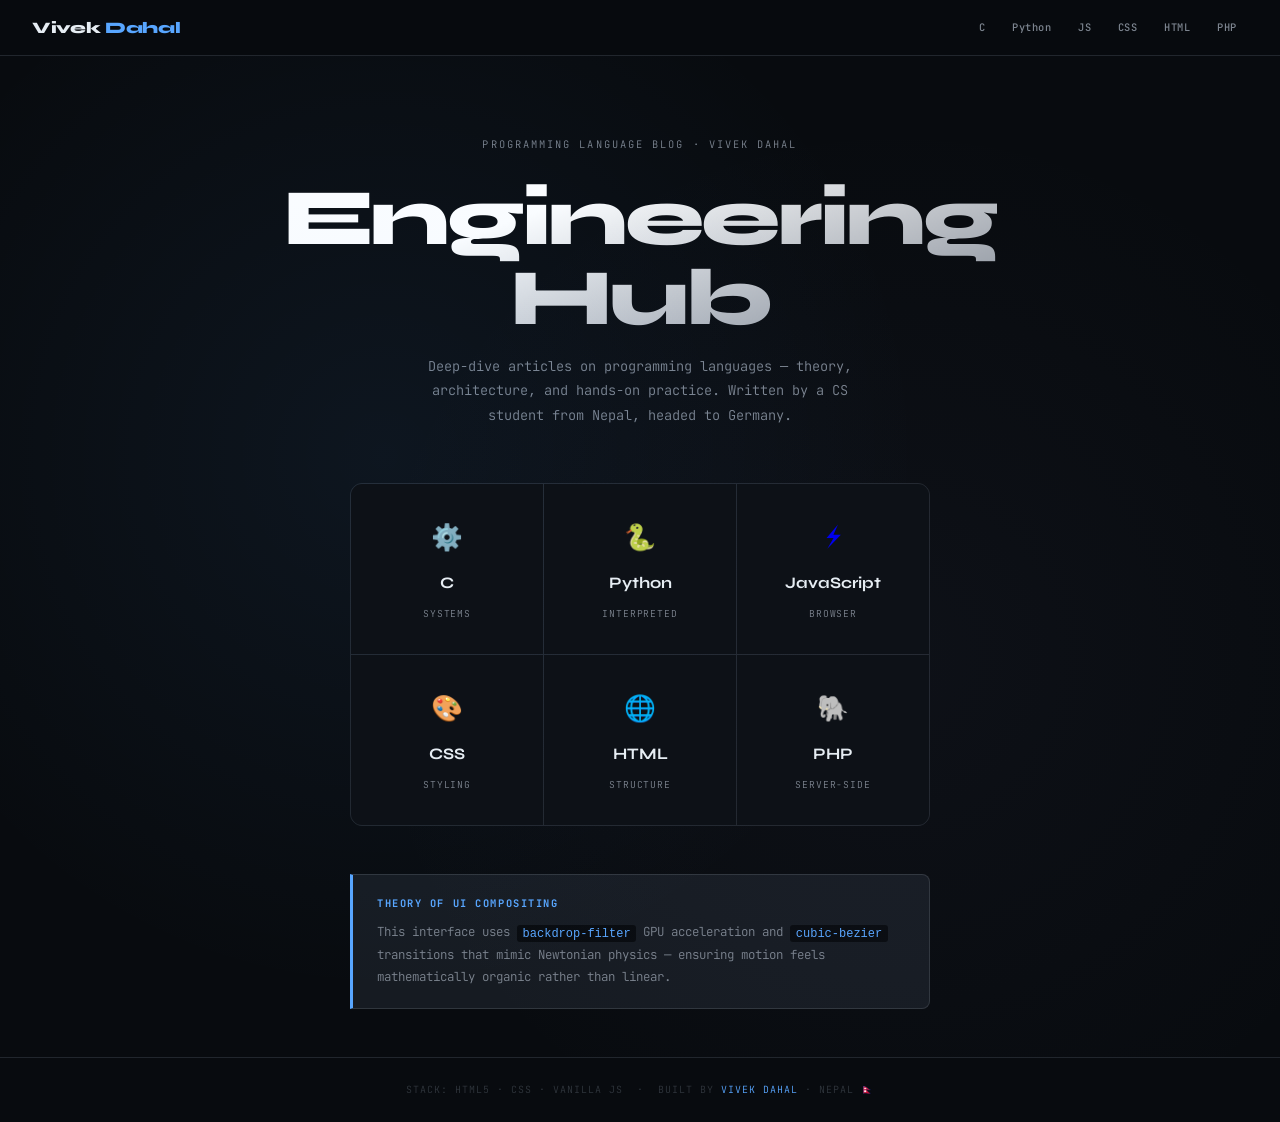
<file: abc.html>
<!DOCTYPE html>
<html lang="en">
<head>
  <meta charset="UTF-8"/>
  <meta name="viewport" content="width=device-width, initial-scale=1.0"/>
  <title>Vivek Dahal — Engineering Hub</title>
  <link rel="stylesheet" href="shared.css"/>
  <style>
    :root { --lang-color: #58a6ff; }

    body {
      display: flex;
      flex-direction: column;
      min-height: 100vh;
    }

    /* HERO */
    .hub-hero {
      flex: 1;
      display: flex;
      flex-direction: column;
      align-items: center;
      justify-content: center;
      text-align: center;
      padding: 5rem 2rem 3rem;
      position: relative;
    }

    .hub-hero::before {
      content: '';
      position: absolute;
      inset: 0;
      background:
        radial-gradient(circle at 30% 40%, rgba(88,166,255,0.07) 0%, transparent 50%),
        radial-gradient(circle at 70% 60%, rgba(119,123,180,0.05) 0%, transparent 50%);
      pointer-events: none;
    }

    .hub-tag {
      font-size: 0.65rem;
      letter-spacing: 0.2em;
      text-transform: uppercase;
      color: var(--muted);
      margin-bottom: 1.5rem;
    }

    .hub-hero h1 {
      font-family: 'Syne', sans-serif;
      font-weight: 800;
      font-size: clamp(2.8rem, 7vw, 5rem);
      letter-spacing: -0.04em;
      line-height: 1;
      margin-bottom: 1rem;
      background: linear-gradient(160deg, #fff 30%, #7d8590 100%);
      -webkit-background-clip: text;
      -webkit-text-fill-color: transparent;
      background-clip: text;
    }

    .hub-desc {
      font-size: 0.85rem;
      color: var(--muted);
      max-width: 440px;
      line-height: 1.8;
      margin-bottom: 3.5rem;
    }

    /* LANGUAGE GRID */
    .lang-grid {
      display: grid;
      grid-template-columns: repeat(3, 1fr);
      gap: 1px;
      background: var(--border);
      border: 1px solid var(--border);
      border-radius: 12px;
      overflow: hidden;
      width: 100%;
      max-width: 580px;
      margin-bottom: 3rem;
    }

    .lang-card {
      background: var(--surface);
      text-decoration: none;
      padding: 2rem 1rem;
      display: flex;
      flex-direction: column;
      align-items: center;
      gap: 0.6rem;
      position: relative;
      overflow: hidden;
      transition: background 0.3s var(--transition);
    }

    .lang-card::after {
      content: '';
      position: absolute;
      bottom: 0; left: 0; right: 0;
      height: 2px;
      transform: scaleX(0);
      transition: transform 0.3s var(--transition);
    }

    .lang-card:hover { background: var(--surface2); }
    .lang-card:hover::after { transform: scaleX(1); }
    .lang-card:hover .lang-name { color: var(--lc); }

    .lang-icon { font-size: 1.6rem; }

    .lang-name {
      font-family: 'Syne', sans-serif;
      font-weight: 700;
      font-size: 1rem;
      color: var(--text);
      transition: color 0.2s;
    }

    .lang-sub {
      font-size: 0.6rem;
      letter-spacing: 0.1em;
      text-transform: uppercase;
      color: var(--muted);
    }

    /* per-card colors */
    .card-c   { --lc: #a8b9cc; } .card-c::after   { background: #a8b9cc; }
    .card-py  { --lc: #f2e064; } .card-py::after  { background: #f2e064; }
    .card-js  { --lc: #f7df1e; } .card-js::after  { background: #f7df1e; }
    .card-css { --lc: #264de4; } .card-css::after { background: #264de4; }
    .card-html{ --lc: #e34c26; } .card-html::after{ background: #e34c26; }
    .card-php { --lc: #777bb4; } .card-php::after { background: #777bb4; }

    /* THEORY NOTE */
    .hub-note {
      max-width: 580px;
      background: var(--surface2);
      border: 1px solid var(--border2);
      border-left: 3px solid var(--accent);
      border-radius: 0 8px 8px 0;
      padding: 1.25rem 1.5rem;
      text-align: left;
    }

    .hub-note h3 {
      font-size: 0.65rem;
      letter-spacing: 0.15em;
      text-transform: uppercase;
      color: var(--accent);
      margin-bottom: 0.5rem;
    }

    .hub-note p {
      font-size: 0.78rem;
      color: var(--muted);
      line-height: 1.75;
    }

    .hub-note code {
      background: var(--bg);
      color: var(--accent);
      padding: 0.1rem 0.35rem;
      border-radius: 3px;
      font-size: 0.75rem;
    }

    /* FOOTER */
    .hub-footer {
      text-align: center;
      padding: 1.5rem 2rem;
      font-size: 0.62rem;
      letter-spacing: 0.1em;
      color: #30363d;
      text-transform: uppercase;
      border-top: 1px solid var(--border);
    }

    .hub-footer a {
      color: var(--accent);
      text-decoration: none;
    }

    @media (max-width: 480px) {
      .lang-grid { grid-template-columns: repeat(2, 1fr); }
    }
  </style>
</head>
<body>

<nav class="top-nav">
  <a href="abc.html" class="nav-brand">Vivek <span>Dahal</span></a>
  <div class="nav-pills">
    <a href="C.html" class="nav-pill">C</a>
    <a href="Python.html" class="nav-pill">Python</a>
    <a href="JS.html" class="nav-pill">JS</a>
    <a href="CSS.html" class="nav-pill">CSS</a>
    <a href="Web.html" class="nav-pill">HTML</a>
    <a href="Php.html" class="nav-pill">PHP</a>
  </div>
</nav>

<main class="hub-hero">
  <p class="hub-tag">Programming Language Blog · Vivek Dahal</p>
  <h1>Engineering<br/>Hub</h1>
  <p class="hub-desc">Deep-dive articles on programming languages — theory, architecture, and hands-on practice. Written by a CS student from Nepal, headed to Germany.</p>

  <div class="lang-grid">
    <a href="C.html" class="lang-card card-c">
      <span class="lang-icon">⚙️</span>
      <span class="lang-name">C</span>
      <span class="lang-sub">Systems</span>
    </a>
    <a href="Python.html" class="lang-card card-py">
      <span class="lang-icon">🐍</span>
      <span class="lang-name">Python</span>
      <span class="lang-sub">Interpreted</span>
    </a>
    <a href="JS.html" class="lang-card card-js">
      <span class="lang-icon">⚡</span>
      <span class="lang-name">JavaScript</span>
      <span class="lang-sub">Browser</span>
    </a>
    <a href="CSS.html" class="lang-card card-css">
      <span class="lang-icon">🎨</span>
      <span class="lang-name">CSS</span>
      <span class="lang-sub">Styling</span>
    </a>
    <a href="Web.html" class="lang-card card-html">
      <span class="lang-icon">🌐</span>
      <span class="lang-name">HTML</span>
      <span class="lang-sub">Structure</span>
    </a>
    <a href="Php.html" class="lang-card card-php">
      <span class="lang-icon">🐘</span>
      <span class="lang-name">PHP</span>
      <span class="lang-sub">Server-Side</span>
    </a>
  </div>

  <div class="hub-note">
    <h3>Theory of UI Compositing</h3>
    <p>This interface uses <code>backdrop-filter</code> GPU acceleration and <code>cubic-bezier</code> transitions that mimic Newtonian physics — ensuring motion feels mathematically organic rather than linear.</p>
  </div>
</main>

<footer class="hub-footer">
  Stack: HTML5 · CSS · Vanilla JS &nbsp;·&nbsp; Built by <a href="#">Vivek Dahal</a> · Nepal 🇳🇵
</footer>

</body>
</html>
</file>
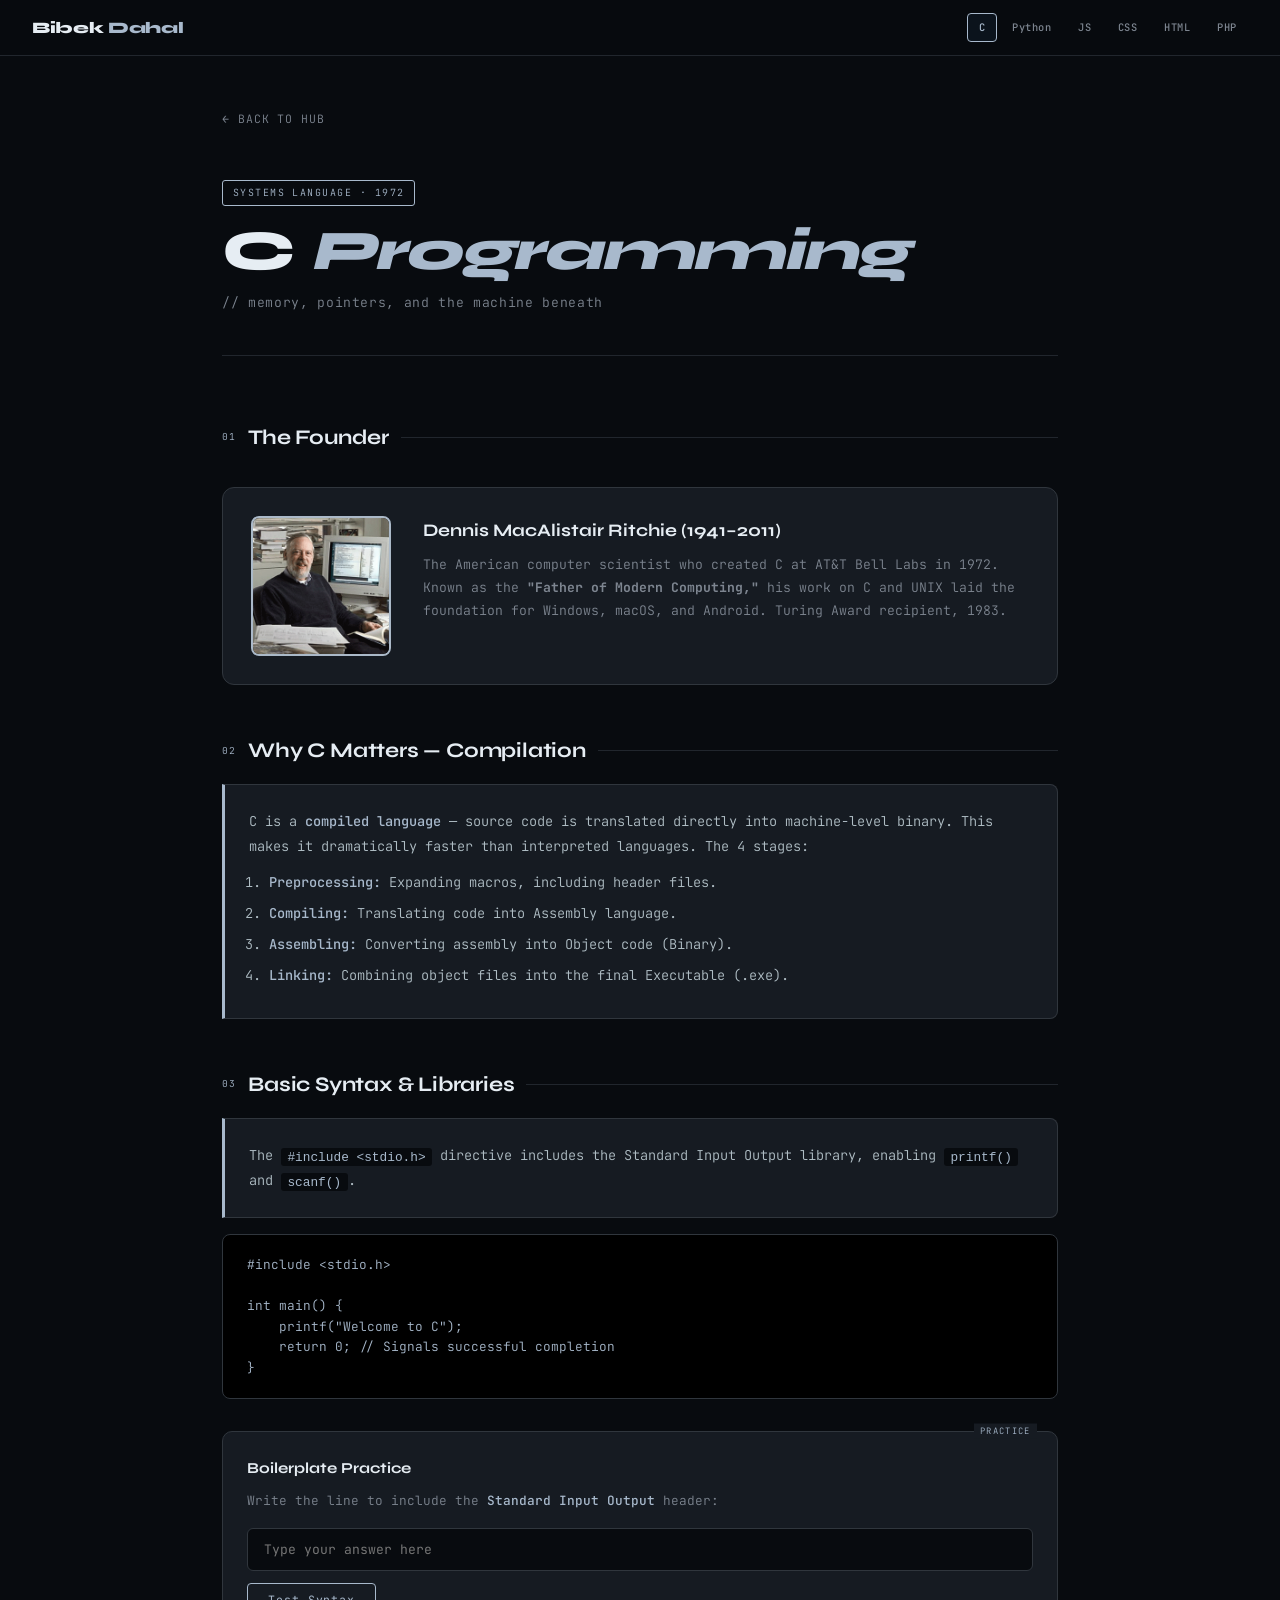
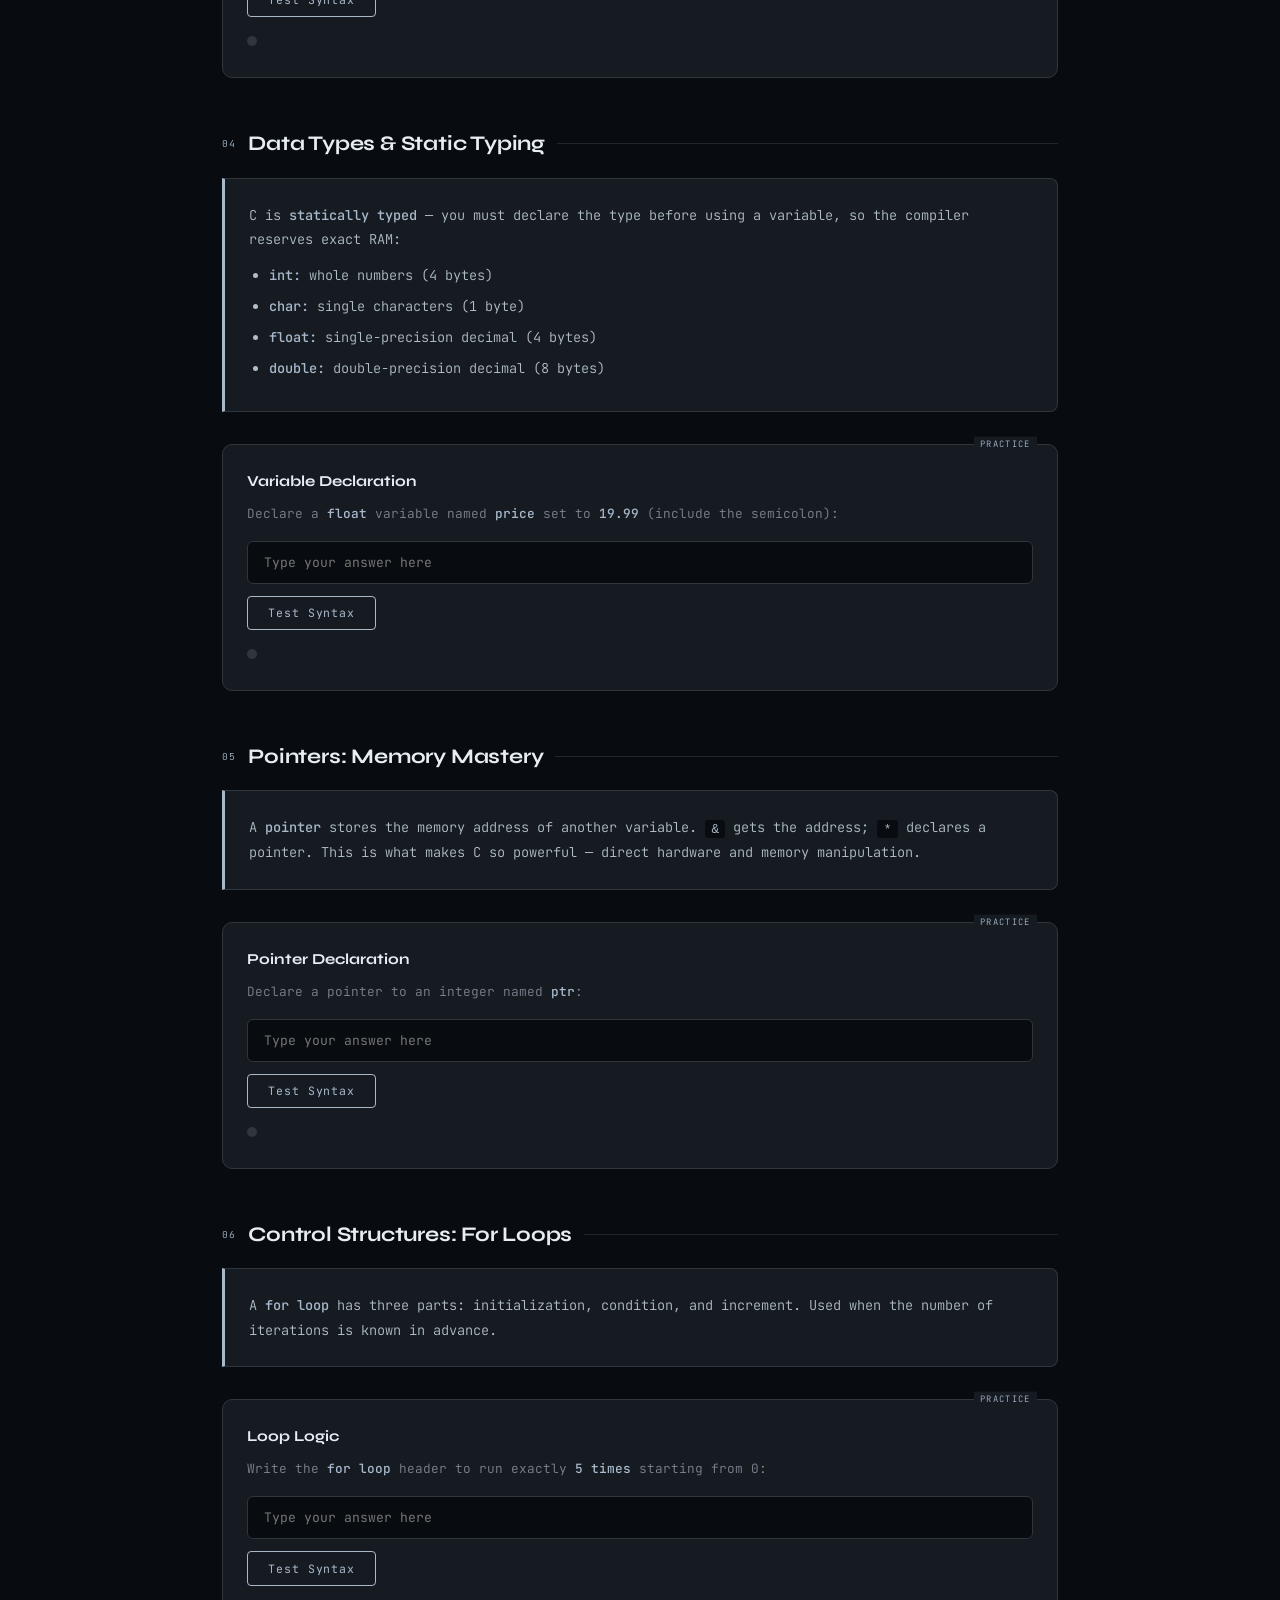
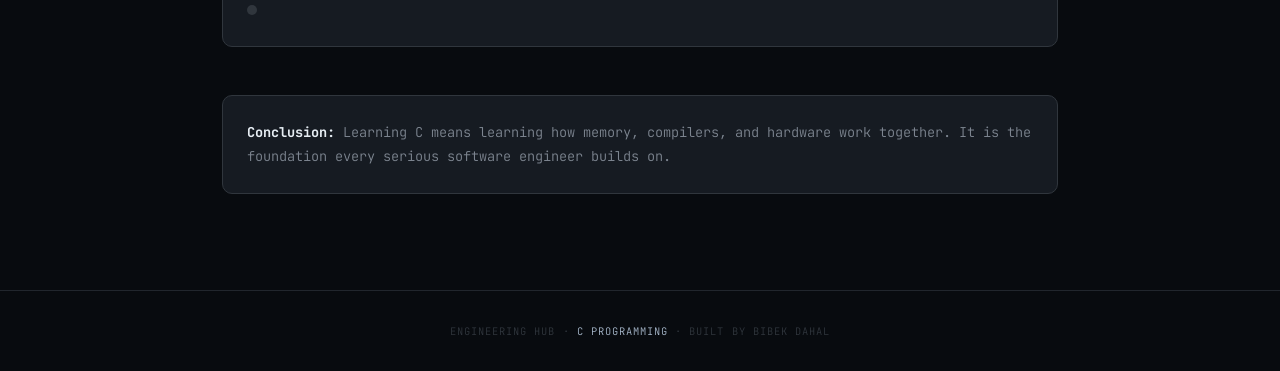
<file: C.html>
<!DOCTYPE html>
<html lang="en">
<head>
  <meta charset="UTF-8"/>
  <meta name="viewport" content="width=device-width, initial-scale=1.0"/>
  <title>C Programming — Engineering Hub</title>
  <link rel="stylesheet" href="shared.css"/>
  <style> :root { --lang-color: #a8b9cc; } </style>
  <script src="shared.js" defer></script>
</head>
<body>

<nav class="top-nav">
  <a href="home.html" class="nav-brand">Bibek <span>Dahal</span></a>
  <div class="nav-pills">
    <a href="C.html" class="nav-pill active">C</a>
    <a href="Python.html" class="nav-pill">Python</a>
    <a href="JS.html" class="nav-pill">JS</a>
    <a href="CSS.html" class="nav-pill">CSS</a>
    <a href="Web.html" class="nav-pill">HTML</a>
    <a href="Php.html" class="nav-pill">PHP</a>
  </div>
</nav>

<div class="page-wrap">
  <a href="home.html" class="back-link">← Back to Hub</a>

  <div class="page-hero">
    <span class="lang-badge">Systems Language · 1972</span>
    <h1>C <em>Programming</em></h1>
    <p class="subtitle">// memory, pointers, and the machine beneath</p>
  </div>

  <!-- FOUNDER -->
  <div class="section-label">
    <span class="section-num">01</span>
    <span class="section-title">The Founder</span>
    <div class="section-line"></div>
  </div>

  <div class="founder-card">
    <img src="image1.png" alt="Dennis Ritchie"/>
    <div class="founder-info">
      <h3>Dennis MacAlistair Ritchie (1941–2011)</h3>
      <p>The American computer scientist who created C at AT&T Bell Labs in 1972. Known as the <b>"Father of Modern Computing,"</b> his work on C and UNIX laid the foundation for Windows, macOS, and Android. Turing Award recipient, 1983.</p>
    </div>
  </div>

  <!-- THEORY: COMPILATION -->
  <div class="section-label">
    <span class="section-num">02</span>
    <span class="section-title">Why C Matters — Compilation</span>
    <div class="section-line"></div>
  </div>

  <div class="theory-box">
    <p>C is a <b>compiled language</b> — source code is translated directly into machine-level binary. This makes it dramatically faster than interpreted languages. The 4 stages:</p>
    <ol>
      <li><b>Preprocessing:</b> Expanding macros, including header files.</li>
      <li><b>Compiling:</b> Translating code into Assembly language.</li>
      <li><b>Assembling:</b> Converting assembly into Object code (Binary).</li>
      <li><b>Linking:</b> Combining object files into the final Executable (.exe).</li>
    </ol>
  </div>

  <!-- SYNTAX -->
  <div class="section-label">
    <span class="section-num">03</span>
    <span class="section-title">Basic Syntax & Libraries</span>
    <div class="section-line"></div>
  </div>

  <div class="theory-box">
    <p>The <code>#include &lt;stdio.h&gt;</code> directive includes the Standard Input Output library, enabling <code>printf()</code> and <code>scanf()</code>.</p>
  </div>

  <pre>#include &lt;stdio.h&gt;

int main() {
    printf("Welcome to C");
    return 0; // Signals successful completion
}</pre>

  <div class="practice-box">
    <h3>Boilerplate Practice</h3>
    <p>Write the line to include the <b>Standard Input Output</b> header:</p>
    <input type="text" id="p1" placeholder="Type your answer here"/>
    <button class="check-btn" onclick="validate('p1','#include <stdio.h>','m1','l1')">Test Syntax</button>
    <div class="result-row"><div id="l1" class="indicator"></div><div id="m1" class="result-text"></div></div>
  </div>

  <!-- DATA TYPES -->
  <div class="section-label">
    <span class="section-num">04</span>
    <span class="section-title">Data Types & Static Typing</span>
    <div class="section-line"></div>
  </div>

  <div class="theory-box">
    <p>C is <b>statically typed</b> — you must declare the type before using a variable, so the compiler reserves exact RAM:</p>
    <ul>
      <li><b>int:</b> whole numbers (4 bytes)</li>
      <li><b>char:</b> single characters (1 byte)</li>
      <li><b>float:</b> single-precision decimal (4 bytes)</li>
      <li><b>double:</b> double-precision decimal (8 bytes)</li>
    </ul>
  </div>

  <div class="practice-box">
    <h3>Variable Declaration</h3>
    <p>Declare a <b>float</b> variable named <b>price</b> set to <b>19.99</b> (include the semicolon):</p>
    <input type="text" id="p2" placeholder="Type your answer here"/>
    <button class="check-btn" onclick="validate('p2','float price = 19.99;','m2','l2')">Test Syntax</button>
    <div class="result-row"><div id="l2" class="indicator"></div><div id="m2" class="result-text"></div></div>
  </div>

  <!-- POINTERS -->
  <div class="section-label">
    <span class="section-num">05</span>
    <span class="section-title">Pointers: Memory Mastery</span>
    <div class="section-line"></div>
  </div>

  <div class="theory-box">
    <p>A <b>pointer</b> stores the memory address of another variable. <code>&amp;</code> gets the address; <code>*</code> declares a pointer. This is what makes C so powerful — direct hardware and memory manipulation.</p>
  </div>

  <div class="practice-box">
    <h3>Pointer Declaration</h3>
    <p>Declare a pointer to an integer named <b>ptr</b>:</p>
    <input type="text" id="p3" placeholder="Type your answer here"/>
    <button class="check-btn" onclick="validate('p3','int *ptr;','m3','l3')">Test Syntax</button>
    <div class="result-row"><div id="l3" class="indicator"></div><div id="m3" class="result-text"></div></div>
  </div>

  <!-- LOOPS -->
  <div class="section-label">
    <span class="section-num">06</span>
    <span class="section-title">Control Structures: For Loops</span>
    <div class="section-line"></div>
  </div>

  <div class="theory-box">
    <p>A <b>for loop</b> has three parts: initialization, condition, and increment. Used when the number of iterations is known in advance.</p>
  </div>

  <div class="practice-box">
    <h3>Loop Logic</h3>
    <p>Write the <b>for loop</b> header to run exactly <b>5 times</b> starting from 0:</p>
    <input type="text" id="p4" placeholder="Type your answer here"/>
    <button class="check-btn" onclick="validate('p4','for (int i = 0; i < 5; i++) {','m4','l4')">Test Syntax</button>
    <div class="result-row"><div id="l4" class="indicator"></div><div id="m4" class="result-text"></div></div>
  </div>

  <div class="conclusion">
    <strong>Conclusion:</strong> Learning C means learning how memory, compilers, and hardware work together. It is the foundation every serious software engineer builds on.
  </div>
</div>

<footer class="page-footer">
  Engineering Hub · <span>C Programming</span> · Built by Bibek Dahal
</footer>

</body>
</html>
</file>
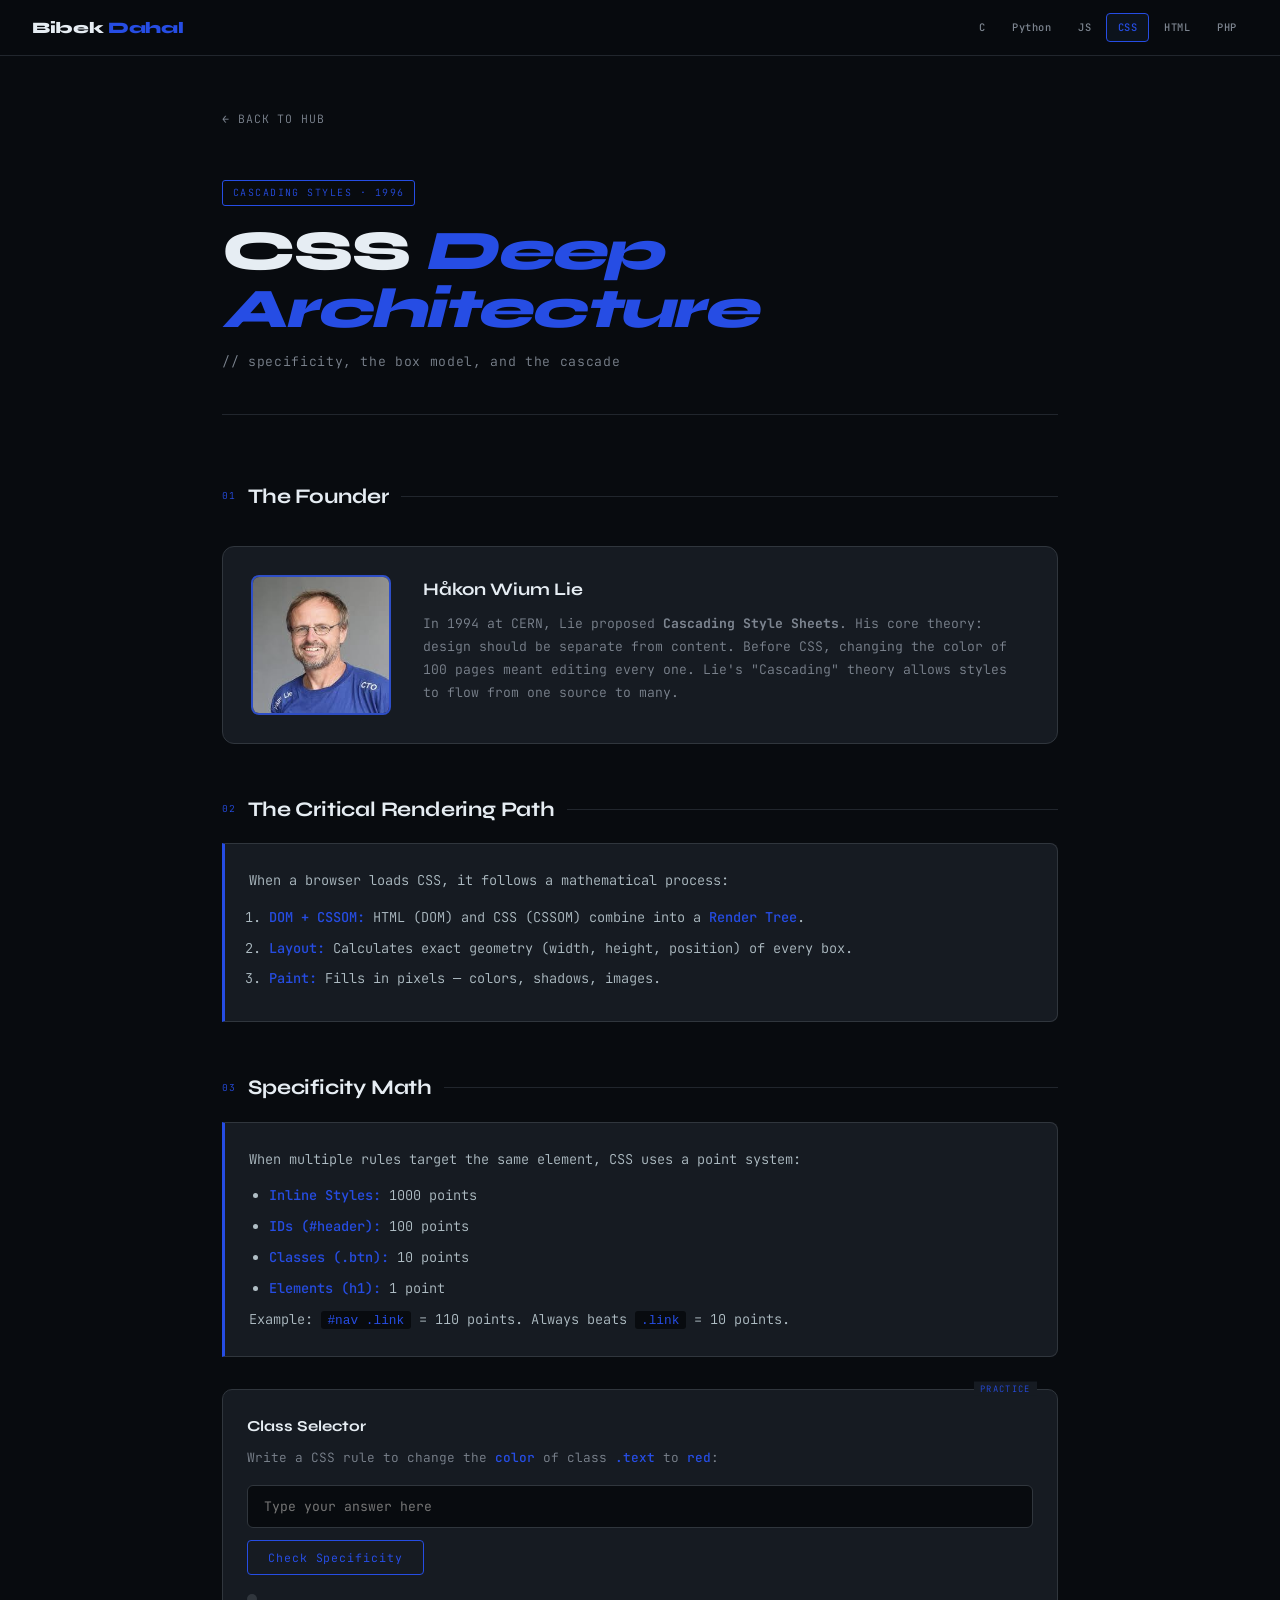
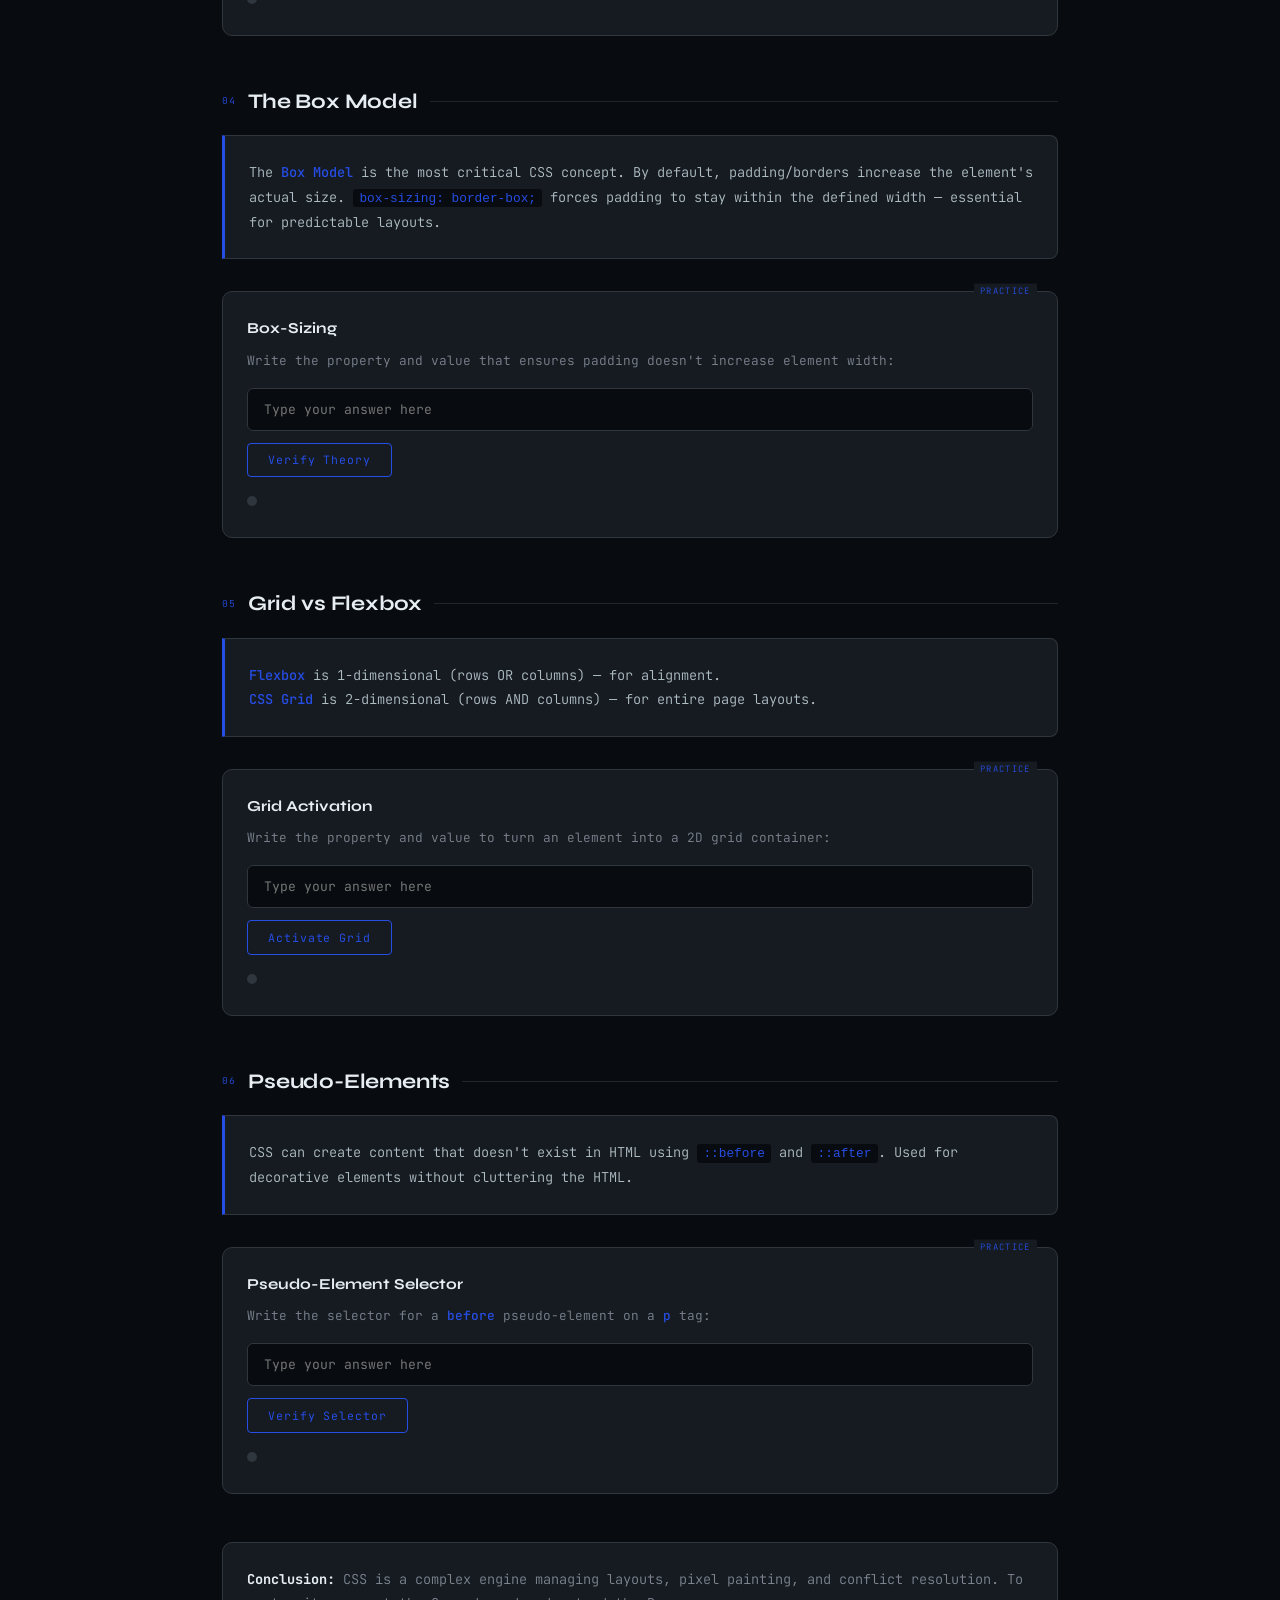
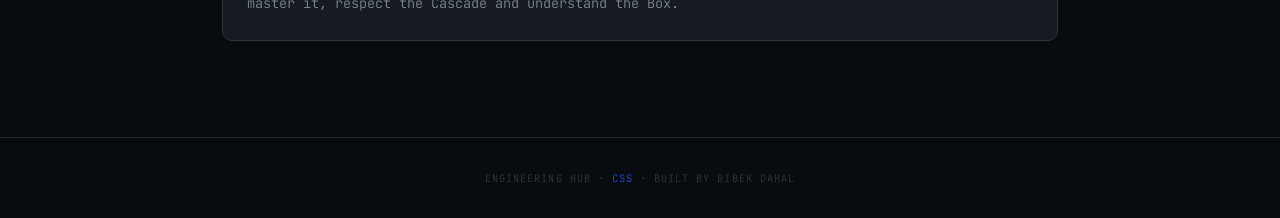
<file: CSS.html>
<!DOCTYPE html>
<html lang="en">
<head>
  <meta charset="UTF-8"/>
  <meta name="viewport" content="width=device-width, initial-scale=1.0"/>
  <title>CSS — Engineering Hub</title>
  <link rel="stylesheet" href="shared.css"/>
  <style> :root { --lang-color: #264de4; } </style>
  <script src="shared.js" defer></script>
</head>
<body>

<nav class="top-nav">
  <a href="home.html" class="nav-brand">Bibek <span>Dahal</span></a>
  <div class="nav-pills">
    <a href="C.html" class="nav-pill">C</a>
    <a href="Python.html" class="nav-pill">Python</a>
    <a href="JS.html" class="nav-pill">JS</a>
    <a href="CSS.html" class="nav-pill active">CSS</a>
    <a href="Web.html" class="nav-pill">HTML</a>
    <a href="Php.html" class="nav-pill">PHP</a>
  </div>
</nav>

<div class="page-wrap">
  <a href="home.html" class="back-link">← Back to Hub</a>

  <div class="page-hero">
    <span class="lang-badge">Cascading Styles · 1996</span>
    <h1>CSS <em>Deep Architecture</em></h1>
    <p class="subtitle">// specificity, the box model, and the cascade</p>
  </div>

  <div class="section-label">
    <span class="section-num">01</span>
    <span class="section-title">The Founder</span>
    <div class="section-line"></div>
  </div>

  <div class="founder-card">
    <img src="image2.jpg" alt="Håkon Wium Lie"/>
    <div class="founder-info">
      <h3>Håkon Wium Lie</h3>
      <p>In 1994 at CERN, Lie proposed <b>Cascading Style Sheets</b>. His core theory: design should be separate from content. Before CSS, changing the color of 100 pages meant editing every one. Lie's "Cascading" theory allows styles to flow from one source to many.</p>
    </div>
  </div>

  <div class="section-label">
    <span class="section-num">02</span>
    <span class="section-title">The Critical Rendering Path</span>
    <div class="section-line"></div>
  </div>

  <div class="theory-box">
    <p>When a browser loads CSS, it follows a mathematical process:</p>
    <ol>
      <li><b>DOM + CSSOM:</b> HTML (DOM) and CSS (CSSOM) combine into a <b>Render Tree</b>.</li>
      <li><b>Layout:</b> Calculates exact geometry (width, height, position) of every box.</li>
      <li><b>Paint:</b> Fills in pixels — colors, shadows, images.</li>
    </ol>
  </div>

  <div class="section-label">
    <span class="section-num">03</span>
    <span class="section-title">Specificity Math</span>
    <div class="section-line"></div>
  </div>

  <div class="theory-box">
    <p>When multiple rules target the same element, CSS uses a point system:</p>
    <ul>
      <li><b>Inline Styles:</b> 1000 points</li>
      <li><b>IDs (#header):</b> 100 points</li>
      <li><b>Classes (.btn):</b> 10 points</li>
      <li><b>Elements (h1):</b> 1 point</li>
    </ul>
    <p>Example: <code>#nav .link</code> = 110 points. Always beats <code>.link</code> = 10 points.</p>
  </div>

  <div class="practice-box">
    <h3>Class Selector</h3>
    <p>Write a CSS rule to change the <b>color</b> of class <b>.text</b> to <b>red</b>:</p>
    <input type="text" id="p1" placeholder="Type your answer here"/>
    <button class="check-btn" onclick="validate('p1','.text { color: red; }','m1','l1')">Check Specificity</button>
    <div class="result-row"><div id="l1" class="indicator"></div><div id="m1" class="result-text"></div></div>
  </div>

  <div class="section-label">
    <span class="section-num">04</span>
    <span class="section-title">The Box Model</span>
    <div class="section-line"></div>
  </div>

  <div class="theory-box">
    <p>The <b>Box Model</b> is the most critical CSS concept. By default, padding/borders increase the element's actual size. <code>box-sizing: border-box;</code> forces padding to stay within the defined width — essential for predictable layouts.</p>
  </div>

  <div class="practice-box">
    <h3>Box-Sizing</h3>
    <p>Write the property and value that ensures padding doesn't increase element width:</p>
    <input type="text" id="p2" placeholder="Type your answer here"/>
    <button class="check-btn" onclick="validate('p2','box-sizing: border-box;','m2','l2')">Verify Theory</button>
    <div class="result-row"><div id="l2" class="indicator"></div><div id="m2" class="result-text"></div></div>
  </div>

  <div class="section-label">
    <span class="section-num">05</span>
    <span class="section-title">Grid vs Flexbox</span>
    <div class="section-line"></div>
  </div>

  <div class="theory-box">
    <p><b>Flexbox</b> is 1-dimensional (rows OR columns) — for alignment.<br/>
    <b>CSS Grid</b> is 2-dimensional (rows AND columns) — for entire page layouts.</p>
  </div>

  <div class="practice-box">
    <h3>Grid Activation</h3>
    <p>Write the property and value to turn an element into a 2D grid container:</p>
    <input type="text" id="p3" placeholder="Type your answer here"/>
    <button class="check-btn" onclick="validate('p3','display: grid;','m3','l3')">Activate Grid</button>
    <div class="result-row"><div id="l3" class="indicator"></div><div id="m3" class="result-text"></div></div>
  </div>

  <div class="section-label">
    <span class="section-num">06</span>
    <span class="section-title">Pseudo-Elements</span>
    <div class="section-line"></div>
  </div>

  <div class="theory-box">
    <p>CSS can create content that doesn't exist in HTML using <code>::before</code> and <code>::after</code>. Used for decorative elements without cluttering the HTML.</p>
  </div>

  <div class="practice-box">
    <h3>Pseudo-Element Selector</h3>
    <p>Write the selector for a <b>before</b> pseudo-element on a <b>p</b> tag:</p>
    <input type="text" id="p4" placeholder="Type your answer here"/>
    <button class="check-btn" onclick="validate('p4','p::before {','m4','l4')">Verify Selector</button>
    <div class="result-row"><div id="l4" class="indicator"></div><div id="m4" class="result-text"></div></div>
  </div>

  <div class="conclusion">
    <strong>Conclusion:</strong> CSS is a complex engine managing layouts, pixel painting, and conflict resolution. To master it, respect the Cascade and understand the Box.
  </div>
</div>

<footer class="page-footer">
  Engineering Hub · <span>CSS</span> · Built by Bibek Dahal
</footer>
</body>
</html>
</file>
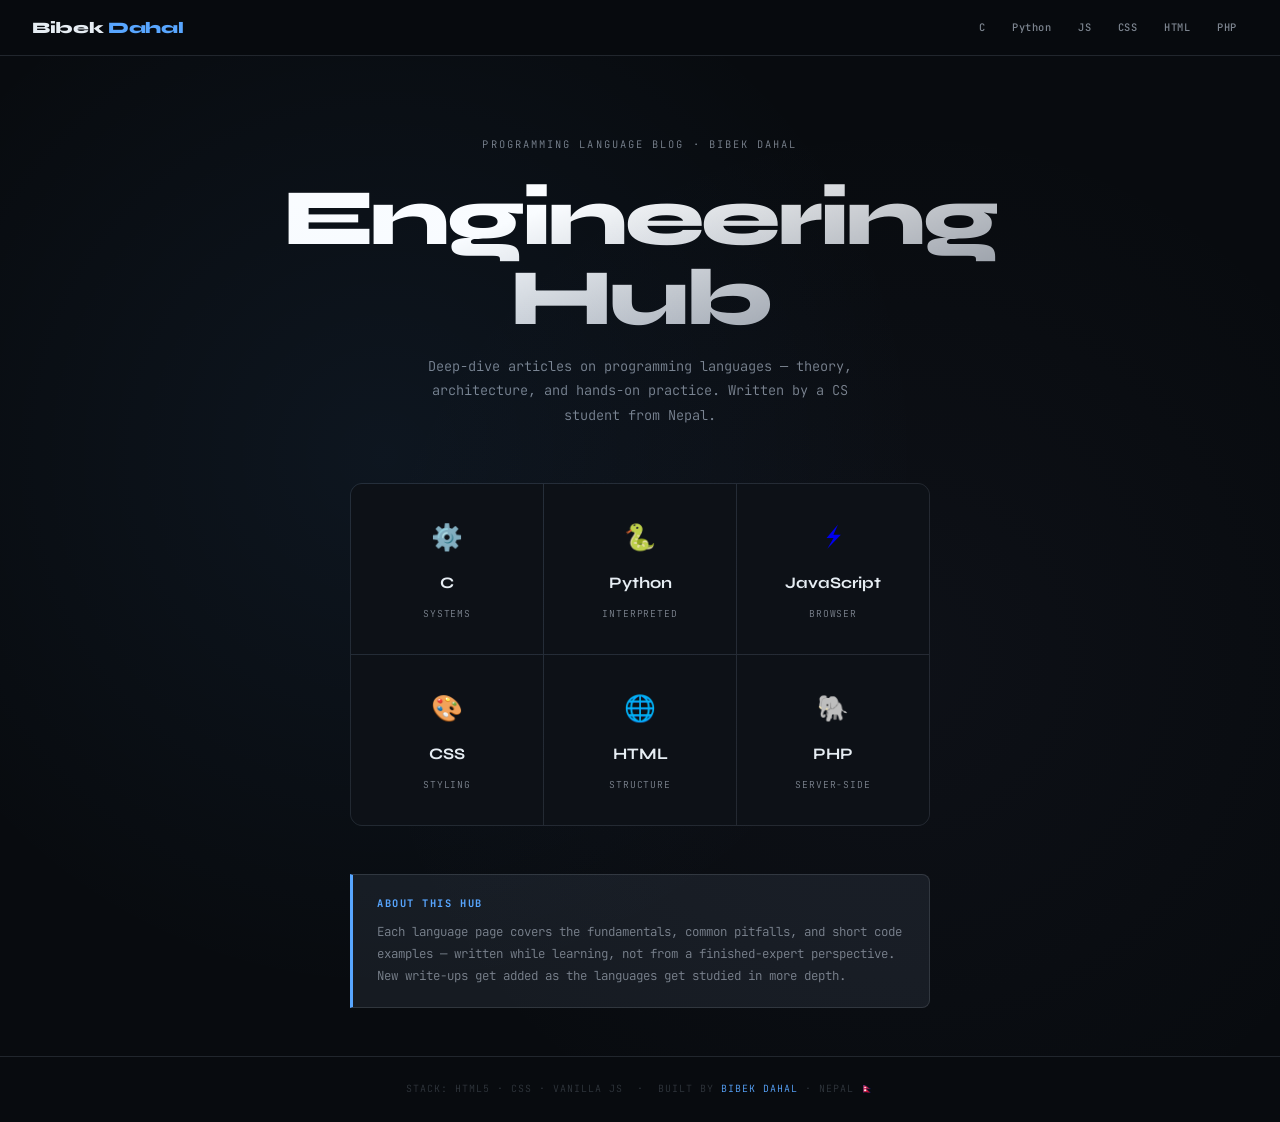
<file: home.html>
<!DOCTYPE html>
<html lang="en">
<head>
  <meta charset="UTF-8"/>
  <meta name="viewport" content="width=device-width, initial-scale=1.0"/>
  <title>Bibek Dahal — Engineering Hub</title>
  <link rel="stylesheet" href="shared.css"/>
  <style>
    :root { --lang-color: #58a6ff; }

    body {
      display: flex;
      flex-direction: column;
      min-height: 100vh;
    }

    /* HERO */
    .hub-hero {
      flex: 1;
      display: flex;
      flex-direction: column;
      align-items: center;
      justify-content: center;
      text-align: center;
      padding: 5rem 2rem 3rem;
      position: relative;
    }

    .hub-hero::before {
      content: '';
      position: absolute;
      inset: 0;
      background:
        radial-gradient(circle at 30% 40%, rgba(88,166,255,0.07) 0%, transparent 50%),
        radial-gradient(circle at 70% 60%, rgba(119,123,180,0.05) 0%, transparent 50%);
      pointer-events: none;
    }

    .hub-tag {
      font-size: 0.65rem;
      letter-spacing: 0.2em;
      text-transform: uppercase;
      color: var(--muted);
      margin-bottom: 1.5rem;
    }

    .hub-hero h1 {
      font-family: 'Syne', sans-serif;
      font-weight: 800;
      font-size: clamp(2.8rem, 7vw, 5rem);
      letter-spacing: -0.04em;
      line-height: 1;
      margin-bottom: 1rem;
      background: linear-gradient(160deg, #fff 30%, #7d8590 100%);
      -webkit-background-clip: text;
      -webkit-text-fill-color: transparent;
      background-clip: text;
    }

    .hub-desc {
      font-size: 0.85rem;
      color: var(--muted);
      max-width: 440px;
      line-height: 1.8;
      margin-bottom: 3.5rem;
    }

    /* LANGUAGE GRID */
    .lang-grid {
      display: grid;
      grid-template-columns: repeat(3, 1fr);
      gap: 1px;
      background: var(--border);
      border: 1px solid var(--border);
      border-radius: 12px;
      overflow: hidden;
      width: 100%;
      max-width: 580px;
      margin-bottom: 3rem;
    }

    .lang-card {
      background: var(--surface);
      text-decoration: none;
      padding: 2rem 1rem;
      display: flex;
      flex-direction: column;
      align-items: center;
      gap: 0.6rem;
      position: relative;
      overflow: hidden;
      transition: background 0.3s var(--transition);
    }

    .lang-card::after {
      content: '';
      position: absolute;
      bottom: 0; left: 0; right: 0;
      height: 2px;
      transform: scaleX(0);
      transition: transform 0.3s var(--transition);
    }

    .lang-card:hover { background: var(--surface2); }
    .lang-card:hover::after { transform: scaleX(1); }
    .lang-card:hover .lang-name { color: var(--lc); }

    .lang-icon { font-size: 1.6rem; }

    .lang-name {
      font-family: 'Syne', sans-serif;
      font-weight: 700;
      font-size: 1rem;
      color: var(--text);
      transition: color 0.2s;
    }

    .lang-sub {
      font-size: 0.6rem;
      letter-spacing: 0.1em;
      text-transform: uppercase;
      color: var(--muted);
    }

    /* per-card colors */
    .card-c   { --lc: #a8b9cc; } .card-c::after   { background: #a8b9cc; }
    .card-py  { --lc: #f2e064; } .card-py::after  { background: #f2e064; }
    .card-js  { --lc: #f7df1e; } .card-js::after  { background: #f7df1e; }
    .card-css { --lc: #264de4; } .card-css::after { background: #264de4; }
    .card-html{ --lc: #e34c26; } .card-html::after{ background: #e34c26; }
    .card-php { --lc: #777bb4; } .card-php::after { background: #777bb4; }

    /* THEORY NOTE */
    .hub-note {
      max-width: 580px;
      background: var(--surface2);
      border: 1px solid var(--border2);
      border-left: 3px solid var(--accent);
      border-radius: 0 8px 8px 0;
      padding: 1.25rem 1.5rem;
      text-align: left;
    }

    .hub-note h3 {
      font-size: 0.65rem;
      letter-spacing: 0.15em;
      text-transform: uppercase;
      color: var(--accent);
      margin-bottom: 0.5rem;
    }

    .hub-note p {
      font-size: 0.78rem;
      color: var(--muted);
      line-height: 1.75;
    }

    .hub-note code {
      background: var(--bg);
      color: var(--accent);
      padding: 0.1rem 0.35rem;
      border-radius: 3px;
      font-size: 0.75rem;
    }

    /* FOOTER */
    .hub-footer {
      text-align: center;
      padding: 1.5rem 2rem;
      font-size: 0.62rem;
      letter-spacing: 0.1em;
      color: #30363d;
      text-transform: uppercase;
      border-top: 1px solid var(--border);
    }

    .hub-footer a {
      color: var(--accent);
      text-decoration: none;
    }

    @media (max-width: 480px) {
      .lang-grid { grid-template-columns: repeat(2, 1fr); }
    }
  </style>
</head>
<body>

<nav class="top-nav">
  <a href="home.html" class="nav-brand">Bibek <span>Dahal</span></a>
  <div class="nav-pills">
    <a href="C.html" class="nav-pill">C</a>
    <a href="Python.html" class="nav-pill">Python</a>
    <a href="JS.html" class="nav-pill">JS</a>
    <a href="CSS.html" class="nav-pill">CSS</a>
    <a href="Web.html" class="nav-pill">HTML</a>
    <a href="Php.html" class="nav-pill">PHP</a>
  </div>
</nav>

<main class="hub-hero">
  <p class="hub-tag">Programming Language Blog · Bibek Dahal</p>
  <h1>Engineering<br/>Hub</h1>
  <p class="hub-desc">Deep-dive articles on programming languages — theory, architecture, and hands-on practice. Written by a CS student from Nepal.</p>

  <div class="lang-grid">
    <a href="C.html" class="lang-card card-c">
      <span class="lang-icon">⚙️</span>
      <span class="lang-name">C</span>
      <span class="lang-sub">Systems</span>
    </a>
    <a href="Python.html" class="lang-card card-py">
      <span class="lang-icon">🐍</span>
      <span class="lang-name">Python</span>
      <span class="lang-sub">Interpreted</span>
    </a>
    <a href="JS.html" class="lang-card card-js">
      <span class="lang-icon">⚡</span>
      <span class="lang-name">JavaScript</span>
      <span class="lang-sub">Browser</span>
    </a>
    <a href="CSS.html" class="lang-card card-css">
      <span class="lang-icon">🎨</span>
      <span class="lang-name">CSS</span>
      <span class="lang-sub">Styling</span>
    </a>
    <a href="Web.html" class="lang-card card-html">
      <span class="lang-icon">🌐</span>
      <span class="lang-name">HTML</span>
      <span class="lang-sub">Structure</span>
    </a>
    <a href="Php.html" class="lang-card card-php">
      <span class="lang-icon">🐘</span>
      <span class="lang-name">PHP</span>
      <span class="lang-sub">Server-Side</span>
    </a>
  </div>

  <div class="hub-note">
    <h3>About this hub</h3>
    <p>Each language page covers the fundamentals, common pitfalls, and short code examples — written while learning, not from a finished-expert perspective. New write-ups get added as the languages get studied in more depth.</p>
  </div>
</main>

<footer class="hub-footer">
  Stack: HTML5 · CSS · Vanilla JS &nbsp;·&nbsp; Built by <a href="#">Bibek Dahal</a> · Nepal 🇳🇵
</footer>

<!-- Chatbase AI Widget Script -->
<script>
(function(){if(!window.chatbase||window.chatbase("getState")!=="initialized"){window.chatbase=(...arguments)=>{if(!window.chatbase.q){window.chatbase.q=[]}window.chatbase.q.push(arguments)};window.chatbase=new Proxy(window.chatbase,{get(target,prop){if(prop==="q"){return target.q}return(...args)=>target(prop,...args)}})}const onLoad=function(){const script=document.createElement("script");script.src="https://www.chatbase.co/embed.min.js";script.id="cjuKAXstAkes9_kpc_yL9";script.domain="www.chatbase.co";document.body.appendChild(script)};if(document.readyState==="complete"){onLoad()}else{window.addEventListener("load",onLoad)}})();
</script>

</body>
</html>
</file>
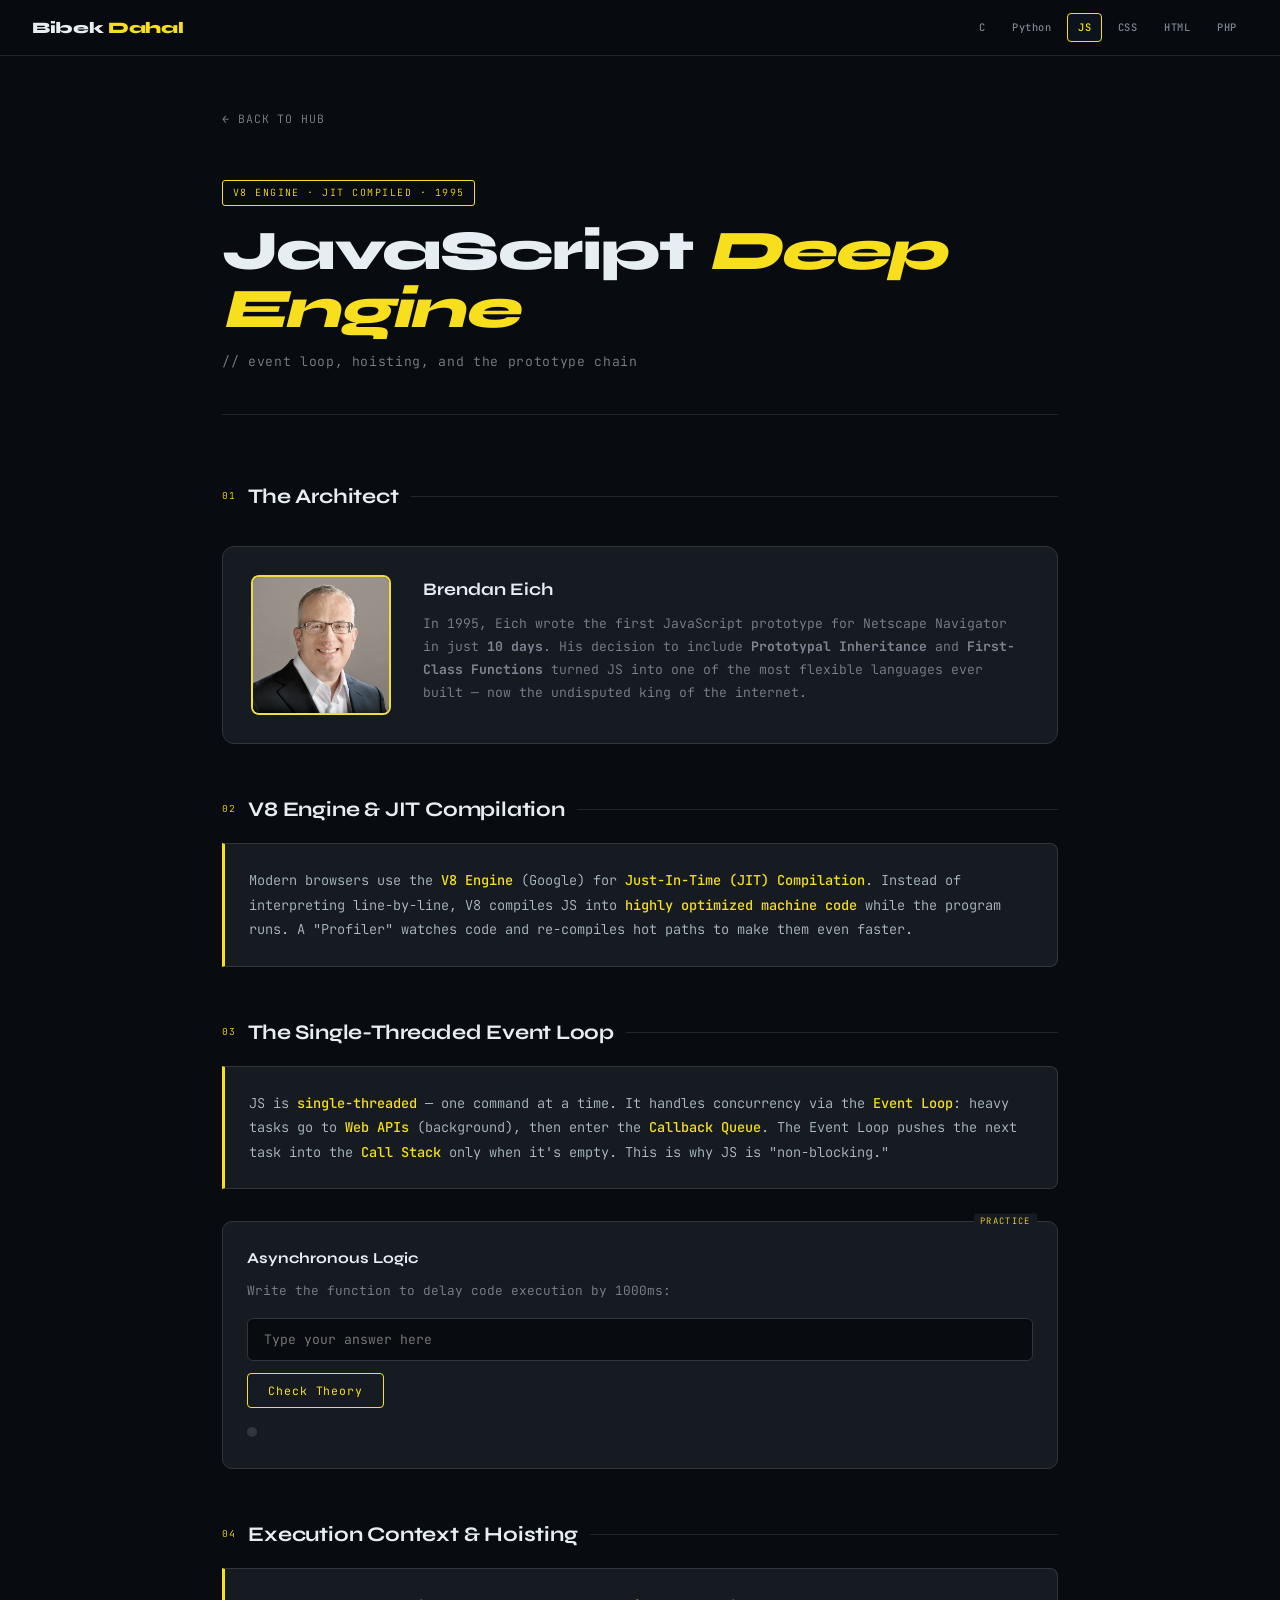
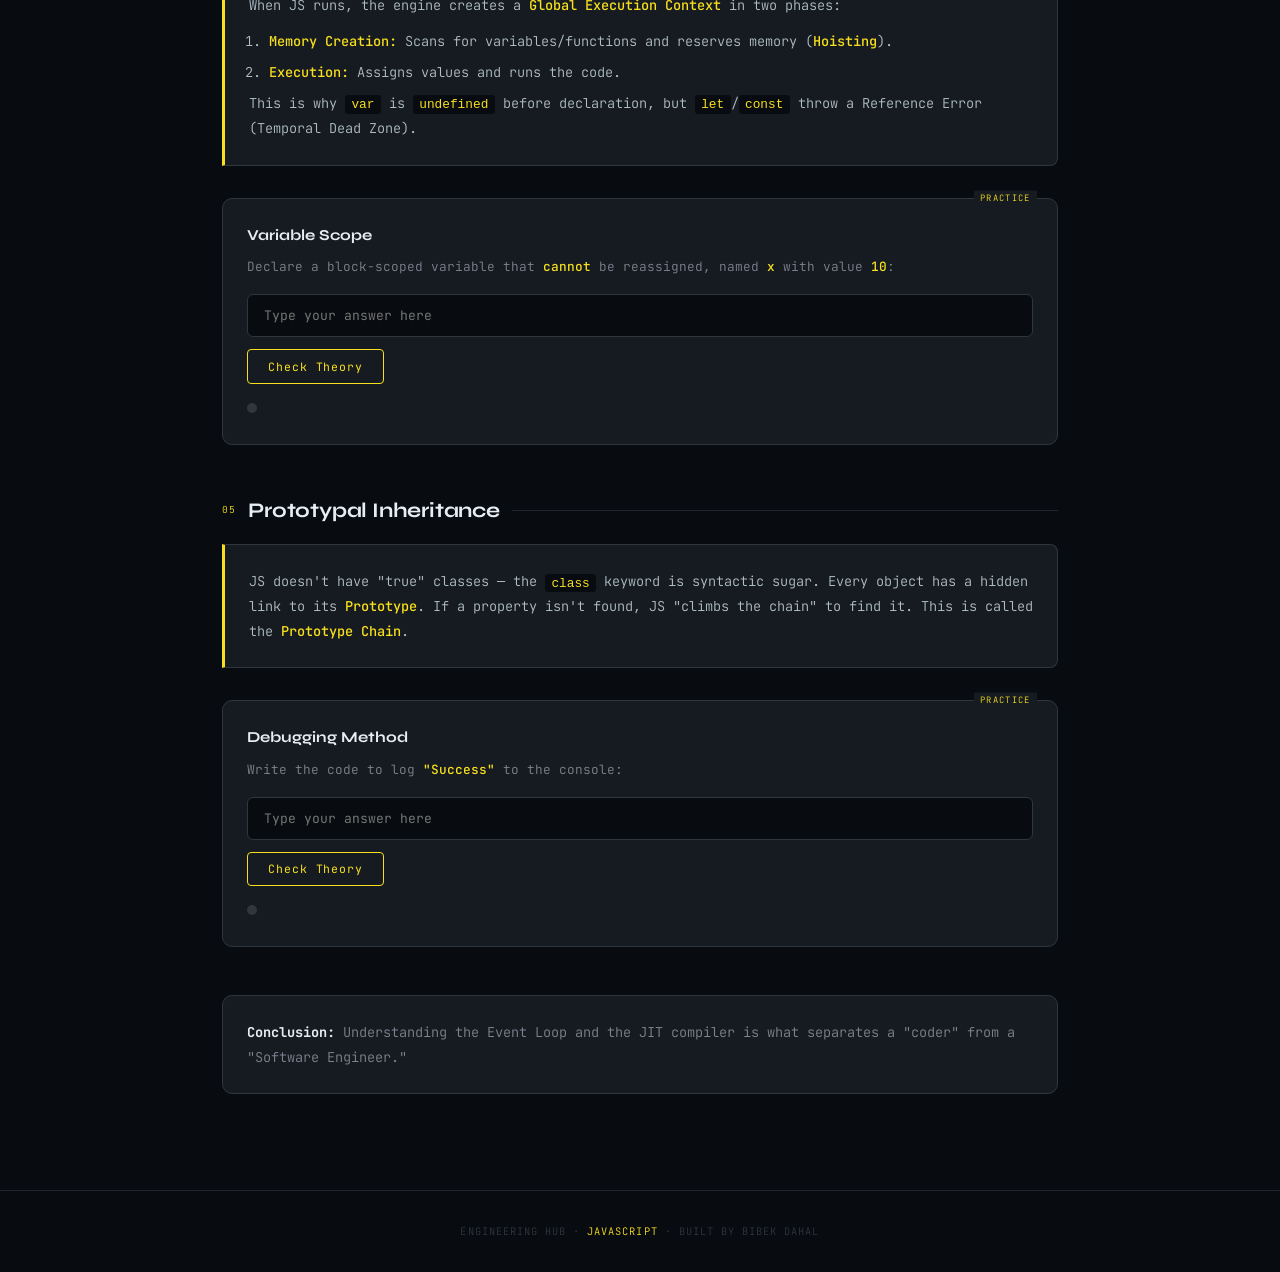
<file: JS.html>
<!DOCTYPE html>
<html lang="en">
<head>
  <meta charset="UTF-8"/>
  <meta name="viewport" content="width=device-width, initial-scale=1.0"/>
  <title>JavaScript — Engineering Hub</title>
  <link rel="stylesheet" href="shared.css"/>
  <style> :root { --lang-color: #f7df1e; } </style>
  <script src="shared.js" defer></script>
</head>
<body>

<nav class="top-nav">
  <a href="home.html" class="nav-brand">Bibek <span>Dahal</span></a>
  <div class="nav-pills">
    <a href="C.html" class="nav-pill">C</a>
    <a href="Python.html" class="nav-pill">Python</a>
    <a href="JS.html" class="nav-pill active">JS</a>
    <a href="CSS.html" class="nav-pill">CSS</a>
    <a href="Web.html" class="nav-pill">HTML</a>
    <a href="Php.html" class="nav-pill">PHP</a>
  </div>
</nav>

<div class="page-wrap">
  <a href="home.html" class="back-link">← Back to Hub</a>

  <div class="page-hero">
    <span class="lang-badge">V8 Engine · JIT Compiled · 1995</span>
    <h1>JavaScript <em>Deep Engine</em></h1>
    <p class="subtitle">// event loop, hoisting, and the prototype chain</p>
  </div>

  <div class="section-label">
    <span class="section-num">01</span>
    <span class="section-title">The Architect</span>
    <div class="section-line"></div>
  </div>

  <div class="founder-card">
    <img src="image3.jpg" alt="Brendan Eich"/>
    <div class="founder-info">
      <h3>Brendan Eich</h3>
      <p>In 1995, Eich wrote the first JavaScript prototype for Netscape Navigator in just <b>10 days</b>. His decision to include <b>Prototypal Inheritance</b> and <b>First-Class Functions</b> turned JS into one of the most flexible languages ever built — now the undisputed king of the internet.</p>
    </div>
  </div>

  <div class="section-label">
    <span class="section-num">02</span>
    <span class="section-title">V8 Engine & JIT Compilation</span>
    <div class="section-line"></div>
  </div>

  <div class="theory-box">
    <p>Modern browsers use the <b>V8 Engine</b> (Google) for <b>Just-In-Time (JIT) Compilation</b>. Instead of interpreting line-by-line, V8 compiles JS into <b>highly optimized machine code</b> while the program runs. A "Profiler" watches code and re-compiles hot paths to make them even faster.</p>
  </div>

  <div class="section-label">
    <span class="section-num">03</span>
    <span class="section-title">The Single-Threaded Event Loop</span>
    <div class="section-line"></div>
  </div>

  <div class="theory-box">
    <p>JS is <b>single-threaded</b> — one command at a time. It handles concurrency via the <b>Event Loop</b>: heavy tasks go to <b>Web APIs</b> (background), then enter the <b>Callback Queue</b>. The Event Loop pushes the next task into the <b>Call Stack</b> only when it's empty. This is why JS is "non-blocking."</p>
  </div>

  <div class="practice-box">
    <h3>Asynchronous Logic</h3>
    <p>Write the function to delay code execution by 1000ms:</p>
    <input type="text" id="p1" placeholder="Type your answer here"/>
    <button class="check-btn" onclick="validate('p1','setTimeout(() => {}, 1000);','m1','l1')">Check Theory</button>
    <div class="result-row"><div id="l1" class="indicator"></div><div id="m1" class="result-text"></div></div>
  </div>

  <div class="section-label">
    <span class="section-num">04</span>
    <span class="section-title">Execution Context & Hoisting</span>
    <div class="section-line"></div>
  </div>

  <div class="theory-box">
    <p>When JS runs, the engine creates a <b>Global Execution Context</b> in two phases:</p>
    <ol>
      <li><b>Memory Creation:</b> Scans for variables/functions and reserves memory (<b>Hoisting</b>).</li>
      <li><b>Execution:</b> Assigns values and runs the code.</li>
    </ol>
    <p>This is why <code>var</code> is <code>undefined</code> before declaration, but <code>let</code>/<code>const</code> throw a Reference Error (Temporal Dead Zone).</p>
  </div>

  <div class="practice-box">
    <h3>Variable Scope</h3>
    <p>Declare a block-scoped variable that <b>cannot</b> be reassigned, named <b>x</b> with value <b>10</b>:</p>
    <input type="text" id="p2" placeholder="Type your answer here"/>
    <button class="check-btn" onclick="validate('p2','const x = 10;','m2','l2')">Check Theory</button>
    <div class="result-row"><div id="l2" class="indicator"></div><div id="m2" class="result-text"></div></div>
  </div>

  <div class="section-label">
    <span class="section-num">05</span>
    <span class="section-title">Prototypal Inheritance</span>
    <div class="section-line"></div>
  </div>

  <div class="theory-box">
    <p>JS doesn't have "true" classes — the <code>class</code> keyword is syntactic sugar. Every object has a hidden link to its <b>Prototype</b>. If a property isn't found, JS "climbs the chain" to find it. This is called the <b>Prototype Chain</b>.</p>
  </div>

  <div class="practice-box">
    <h3>Debugging Method</h3>
    <p>Write the code to log <b>"Success"</b> to the console:</p>
    <input type="text" id="p3" placeholder="Type your answer here"/>
    <button class="check-btn" onclick='validate("p3","console.log(\"Success\");","m3","l3")'>Check Theory</button>
    <div class="result-row"><div id="l3" class="indicator"></div><div id="m3" class="result-text"></div></div>
  </div>

  <div class="conclusion">
    <strong>Conclusion:</strong> Understanding the Event Loop and the JIT compiler is what separates a "coder" from a "Software Engineer."
  </div>
</div>

<footer class="page-footer">
  Engineering Hub · <span>JavaScript</span> · Built by Bibek Dahal
</footer>
</body>
</html>
</file>
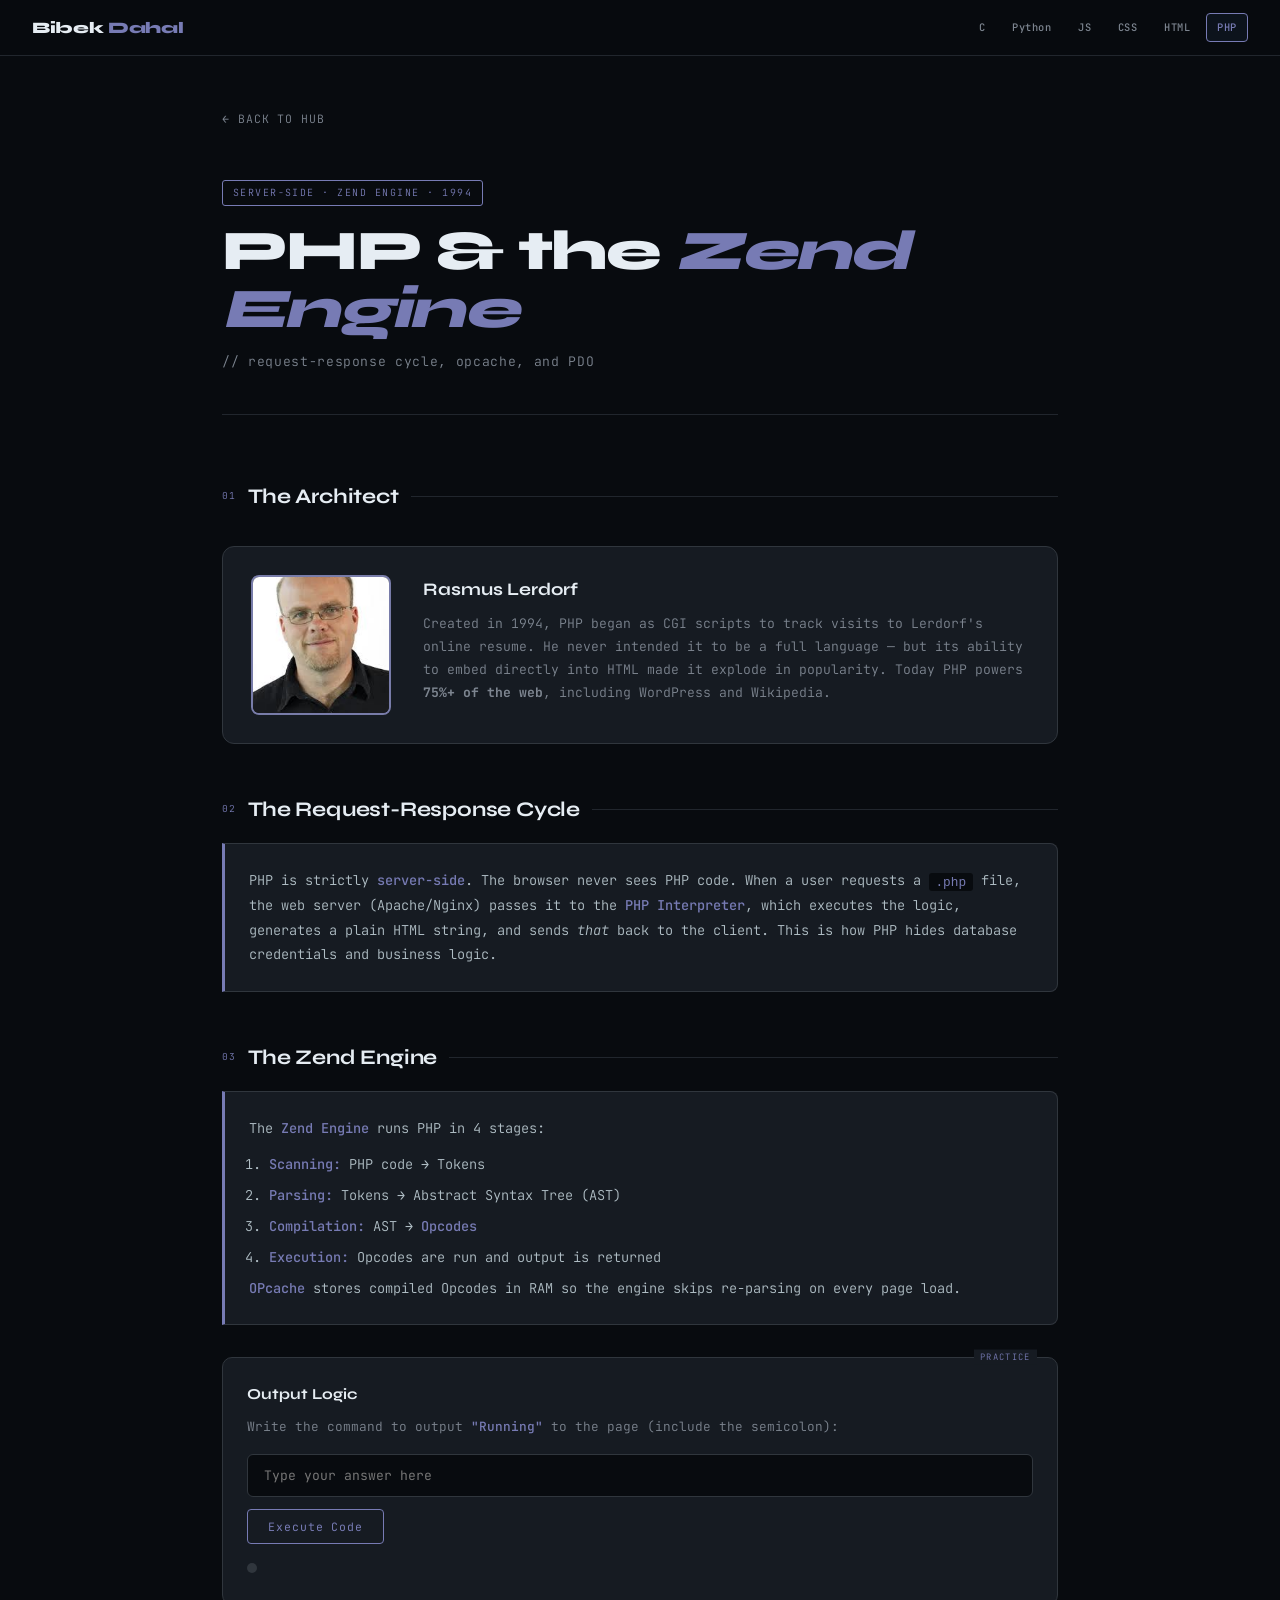
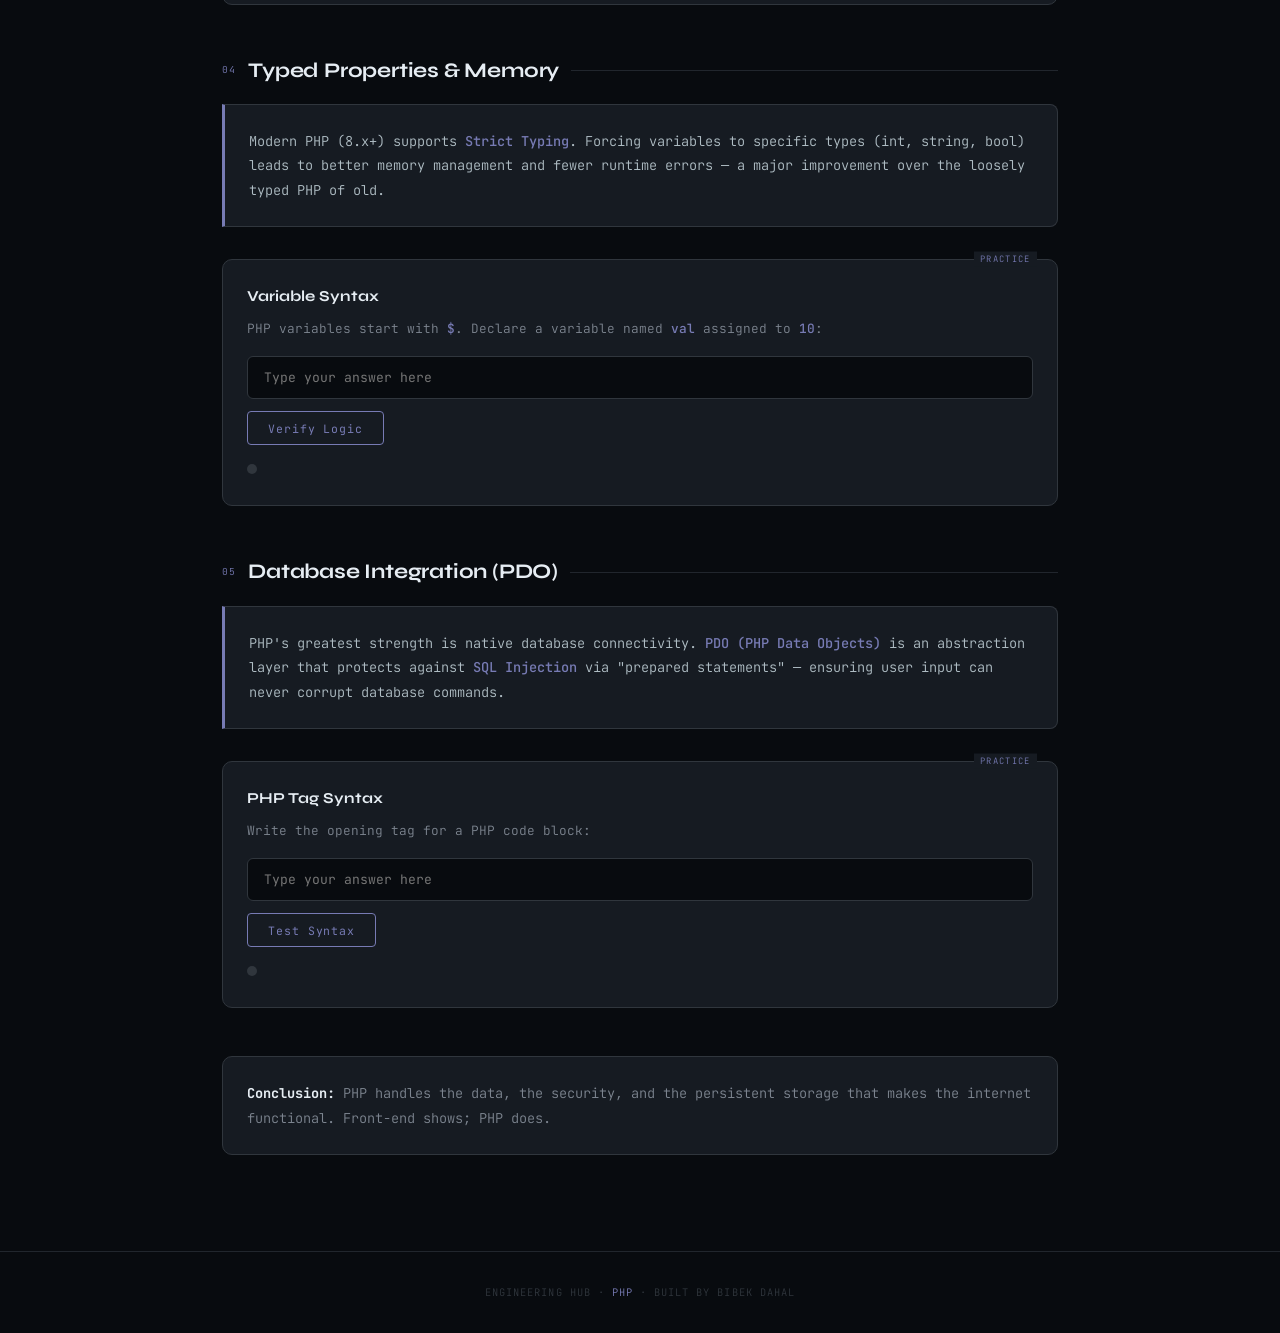
<file: Php.html>
<!DOCTYPE html>
<html lang="en">
<head>
  <meta charset="UTF-8"/>
  <meta name="viewport" content="width=device-width, initial-scale=1.0"/>
  <title>PHP — Engineering Hub</title>
  <link rel="stylesheet" href="shared.css"/>
  <style> :root { --lang-color: #777bb4; } </style>
  <script src="shared.js" defer></script>
</head>
<body>

<nav class="top-nav">
  <a href="home.html" class="nav-brand">Bibek <span>Dahal</span></a>
  <div class="nav-pills">
    <a href="C.html" class="nav-pill">C</a>
    <a href="Python.html" class="nav-pill">Python</a>
    <a href="JS.html" class="nav-pill">JS</a>
    <a href="CSS.html" class="nav-pill">CSS</a>
    <a href="Web.html" class="nav-pill">HTML</a>
    <a href="Php.html" class="nav-pill active">PHP</a>
  </div>
</nav>

<div class="page-wrap">
  <a href="home.html" class="back-link">← Back to Hub</a>

  <div class="page-hero">
    <span class="lang-badge">Server-Side · Zend Engine · 1994</span>
    <h1>PHP & the <em>Zend Engine</em></h1>
    <p class="subtitle">// request-response cycle, opcache, and PDO</p>
  </div>

  <div class="section-label">
    <span class="section-num">01</span>
    <span class="section-title">The Architect</span>
    <div class="section-line"></div>
  </div>

  <div class="founder-card">
    <img src="image4.jpg" alt="Rasmus Lerdorf"/>
    <div class="founder-info">
      <h3>Rasmus Lerdorf</h3>
      <p>Created in 1994, PHP began as CGI scripts to track visits to Lerdorf's online resume. He never intended it to be a full language — but its ability to embed directly into HTML made it explode in popularity. Today PHP powers <b>75%+ of the web</b>, including WordPress and Wikipedia.</p>
    </div>
  </div>

  <div class="section-label">
    <span class="section-num">02</span>
    <span class="section-title">The Request-Response Cycle</span>
    <div class="section-line"></div>
  </div>

  <div class="theory-box">
    <p>PHP is strictly <b>server-side</b>. The browser never sees PHP code. When a user requests a <code>.php</code> file, the web server (Apache/Nginx) passes it to the <b>PHP Interpreter</b>, which executes the logic, generates a plain HTML string, and sends <i>that</i> back to the client. This is how PHP hides database credentials and business logic.</p>
  </div>

  <div class="section-label">
    <span class="section-num">03</span>
    <span class="section-title">The Zend Engine</span>
    <div class="section-line"></div>
  </div>

  <div class="theory-box">
    <p>The <b>Zend Engine</b> runs PHP in 4 stages:</p>
    <ol>
      <li><b>Scanning:</b> PHP code → Tokens</li>
      <li><b>Parsing:</b> Tokens → Abstract Syntax Tree (AST)</li>
      <li><b>Compilation:</b> AST → <b>Opcodes</b></li>
      <li><b>Execution:</b> Opcodes are run and output is returned</li>
    </ol>
    <p><b>OPcache</b> stores compiled Opcodes in RAM so the engine skips re-parsing on every page load.</p>
  </div>

  <div class="practice-box">
    <h3>Output Logic</h3>
    <p>Write the command to output <b>"Running"</b> to the page (include the semicolon):</p>
    <input type="text" id="p1" placeholder="Type your answer here"/>
    <button class="check-btn" onclick='validate("p1","echo \"Running\";","m1","l1")'>Execute Code</button>
    <div class="result-row"><div id="l1" class="indicator"></div><div id="m1" class="result-text"></div></div>
  </div>

  <div class="section-label">
    <span class="section-num">04</span>
    <span class="section-title">Typed Properties & Memory</span>
    <div class="section-line"></div>
  </div>

  <div class="theory-box">
    <p>Modern PHP (8.x+) supports <b>Strict Typing</b>. Forcing variables to specific types (int, string, bool) leads to better memory management and fewer runtime errors — a major improvement over the loosely typed PHP of old.</p>
  </div>

  <div class="practice-box">
    <h3>Variable Syntax</h3>
    <p>PHP variables start with <b>$</b>. Declare a variable named <b>val</b> assigned to <b>10</b>:</p>
    <input type="text" id="p2" placeholder="Type your answer here"/>
    <button class="check-btn" onclick="validate('p2','$val = 10;','m2','l2')">Verify Logic</button>
    <div class="result-row"><div id="l2" class="indicator"></div><div id="m2" class="result-text"></div></div>
  </div>

  <div class="section-label">
    <span class="section-num">05</span>
    <span class="section-title">Database Integration (PDO)</span>
    <div class="section-line"></div>
  </div>

  <div class="theory-box">
    <p>PHP's greatest strength is native database connectivity. <b>PDO (PHP Data Objects)</b> is an abstraction layer that protects against <b>SQL Injection</b> via "prepared statements" — ensuring user input can never corrupt database commands.</p>
  </div>

  <div class="practice-box">
    <h3>PHP Tag Syntax</h3>
    <p>Write the opening tag for a PHP code block:</p>
    <input type="text" id="p3" placeholder="Type your answer here"/>
    <button class="check-btn" onclick="validate('p3','<?php','m3','l3')">Test Syntax</button>
    <div class="result-row"><div id="l3" class="indicator"></div><div id="m3" class="result-text"></div></div>
  </div>

  <div class="conclusion">
    <strong>Conclusion:</strong> PHP handles the data, the security, and the persistent storage that makes the internet functional. Front-end shows; PHP does.
  </div>
</div>

<footer class="page-footer">
  Engineering Hub · <span>PHP</span> · Built by Bibek Dahal
</footer>
</body>
</html>
</file>
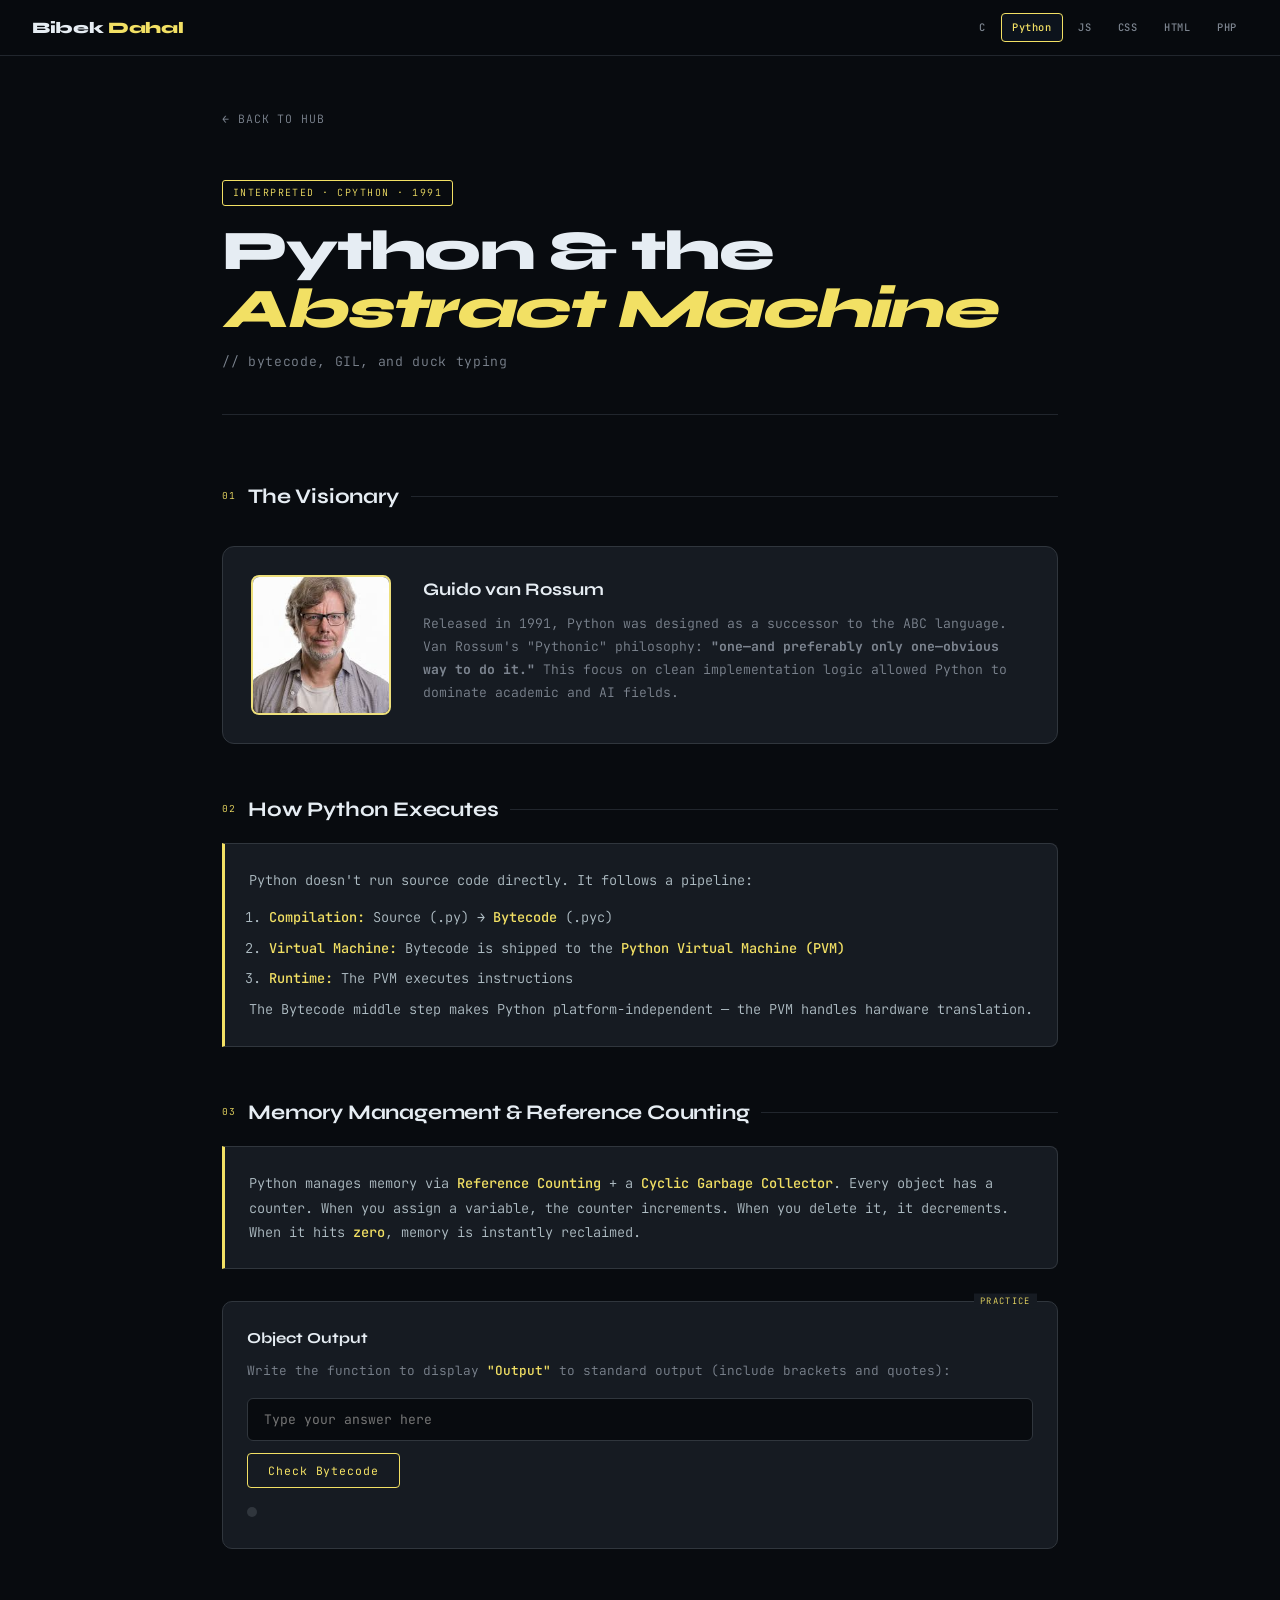
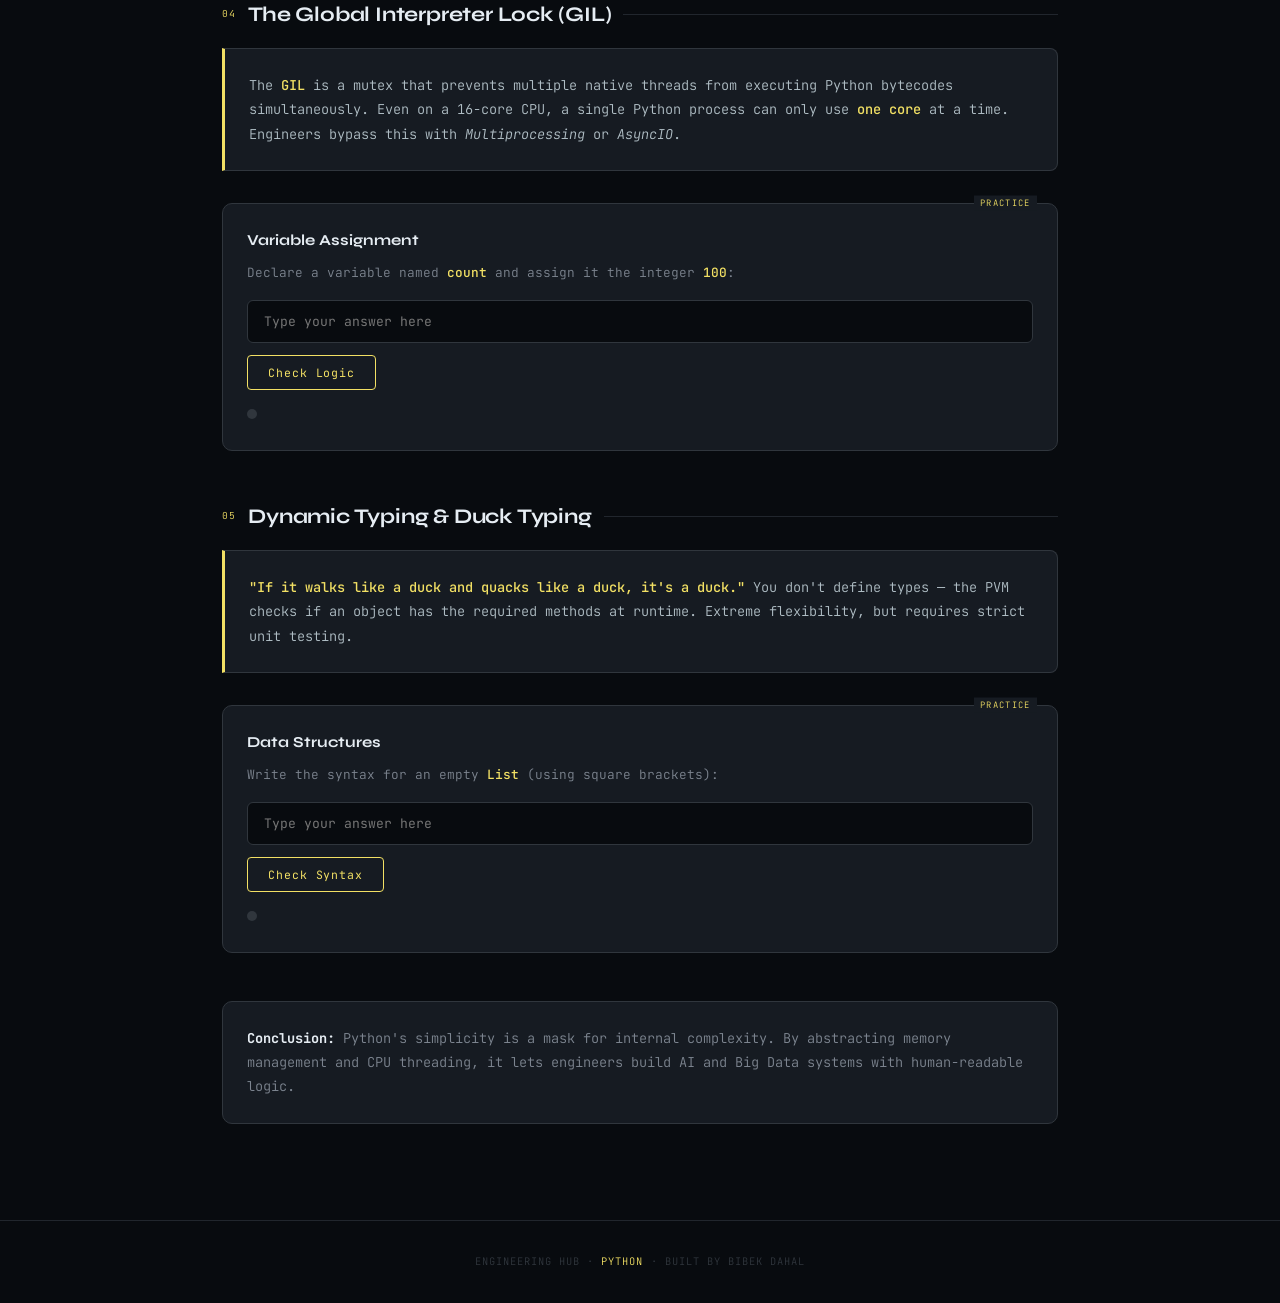
<file: Python.html>
<!DOCTYPE html>
<html lang="en">
<head>
  <meta charset="UTF-8"/>
  <meta name="viewport" content="width=device-width, initial-scale=1.0"/>
  <title>Python — Engineering Hub</title>
  <link rel="stylesheet" href="shared.css"/>
  <style> :root { --lang-color: #f2e064; } </style>
  <script src="shared.js" defer></script>
</head>
<body>

<nav class="top-nav">
  <a href="home.html" class="nav-brand">Bibek <span>Dahal</span></a>
  <div class="nav-pills">
    <a href="C.html" class="nav-pill">C</a>
    <a href="Python.html" class="nav-pill active">Python</a>
    <a href="JS.html" class="nav-pill">JS</a>
    <a href="CSS.html" class="nav-pill">CSS</a>
    <a href="Web.html" class="nav-pill">HTML</a>
    <a href="Php.html" class="nav-pill">PHP</a>
  </div>
</nav>

<div class="page-wrap">
  <a href="home.html" class="back-link">← Back to Hub</a>

  <div class="page-hero">
    <span class="lang-badge">Interpreted · CPython · 1991</span>
    <h1>Python & the <em>Abstract Machine</em></h1>
    <p class="subtitle">// bytecode, GIL, and duck typing</p>
  </div>

  <div class="section-label">
    <span class="section-num">01</span>
    <span class="section-title">The Visionary</span>
    <div class="section-line"></div>
  </div>

  <div class="founder-card">
    <img src="image5.jpg" alt="Guido van Rossum"/>
    <div class="founder-info">
      <h3>Guido van Rossum</h3>
      <p>Released in 1991, Python was designed as a successor to the ABC language. Van Rossum's "Pythonic" philosophy: <b>"one—and preferably only one—obvious way to do it."</b> This focus on clean implementation logic allowed Python to dominate academic and AI fields.</p>
    </div>
  </div>

  <div class="section-label">
    <span class="section-num">02</span>
    <span class="section-title">How Python Executes</span>
    <div class="section-line"></div>
  </div>

  <div class="theory-box">
    <p>Python doesn't run source code directly. It follows a pipeline:</p>
    <ol>
      <li><b>Compilation:</b> Source (.py) → <b>Bytecode</b> (.pyc)</li>
      <li><b>Virtual Machine:</b> Bytecode is shipped to the <b>Python Virtual Machine (PVM)</b></li>
      <li><b>Runtime:</b> The PVM executes instructions</li>
    </ol>
    <p>The Bytecode middle step makes Python platform-independent — the PVM handles hardware translation.</p>
  </div>

  <div class="section-label">
    <span class="section-num">03</span>
    <span class="section-title">Memory Management & Reference Counting</span>
    <div class="section-line"></div>
  </div>

  <div class="theory-box">
    <p>Python manages memory via <b>Reference Counting</b> + a <b>Cyclic Garbage Collector</b>. Every object has a counter. When you assign a variable, the counter increments. When you delete it, it decrements. When it hits <b>zero</b>, memory is instantly reclaimed.</p>
  </div>

  <div class="practice-box">
    <h3>Object Output</h3>
    <p>Write the function to display <b>"Output"</b> to standard output (include brackets and quotes):</p>
    <input type="text" id="p1" placeholder="Type your answer here"/>
    <button class="check-btn" onclick='validate("p1","print(\"Output\")","m1","l1")'>Check Bytecode</button>
    <div class="result-row"><div id="l1" class="indicator"></div><div id="m1" class="result-text"></div></div>
  </div>

  <div class="section-label">
    <span class="section-num">04</span>
    <span class="section-title">The Global Interpreter Lock (GIL)</span>
    <div class="section-line"></div>
  </div>

  <div class="theory-box">
    <p>The <b>GIL</b> is a mutex that prevents multiple native threads from executing Python bytecodes simultaneously. Even on a 16-core CPU, a single Python process can only use <b>one core</b> at a time. Engineers bypass this with <i>Multiprocessing</i> or <i>AsyncIO</i>.</p>
  </div>

  <div class="practice-box">
    <h3>Variable Assignment</h3>
    <p>Declare a variable named <b>count</b> and assign it the integer <b>100</b>:</p>
    <input type="text" id="p2" placeholder="Type your answer here"/>
    <button class="check-btn" onclick="validate('p2','count = 100','m2','l2')">Check Logic</button>
    <div class="result-row"><div id="l2" class="indicator"></div><div id="m2" class="result-text"></div></div>
  </div>

  <div class="section-label">
    <span class="section-num">05</span>
    <span class="section-title">Dynamic Typing & Duck Typing</span>
    <div class="section-line"></div>
  </div>

  <div class="theory-box">
    <p><b>"If it walks like a duck and quacks like a duck, it's a duck."</b> You don't define types — the PVM checks if an object has the required methods at runtime. Extreme flexibility, but requires strict unit testing.</p>
  </div>

  <div class="practice-box">
    <h3>Data Structures</h3>
    <p>Write the syntax for an empty <b>List</b> (using square brackets):</p>
    <input type="text" id="p3" placeholder="Type your answer here"/>
    <button class="check-btn" onclick="validate('p3','[]','m3','l3')">Check Syntax</button>
    <div class="result-row"><div id="l3" class="indicator"></div><div id="m3" class="result-text"></div></div>
  </div>

  <div class="conclusion">
    <strong>Conclusion:</strong> Python's simplicity is a mask for internal complexity. By abstracting memory management and CPU threading, it lets engineers build AI and Big Data systems with human-readable logic.
  </div>
</div>

<footer class="page-footer">
  Engineering Hub · <span>Python</span> · Built by Bibek Dahal
</footer>
</body>
</html>
</file>
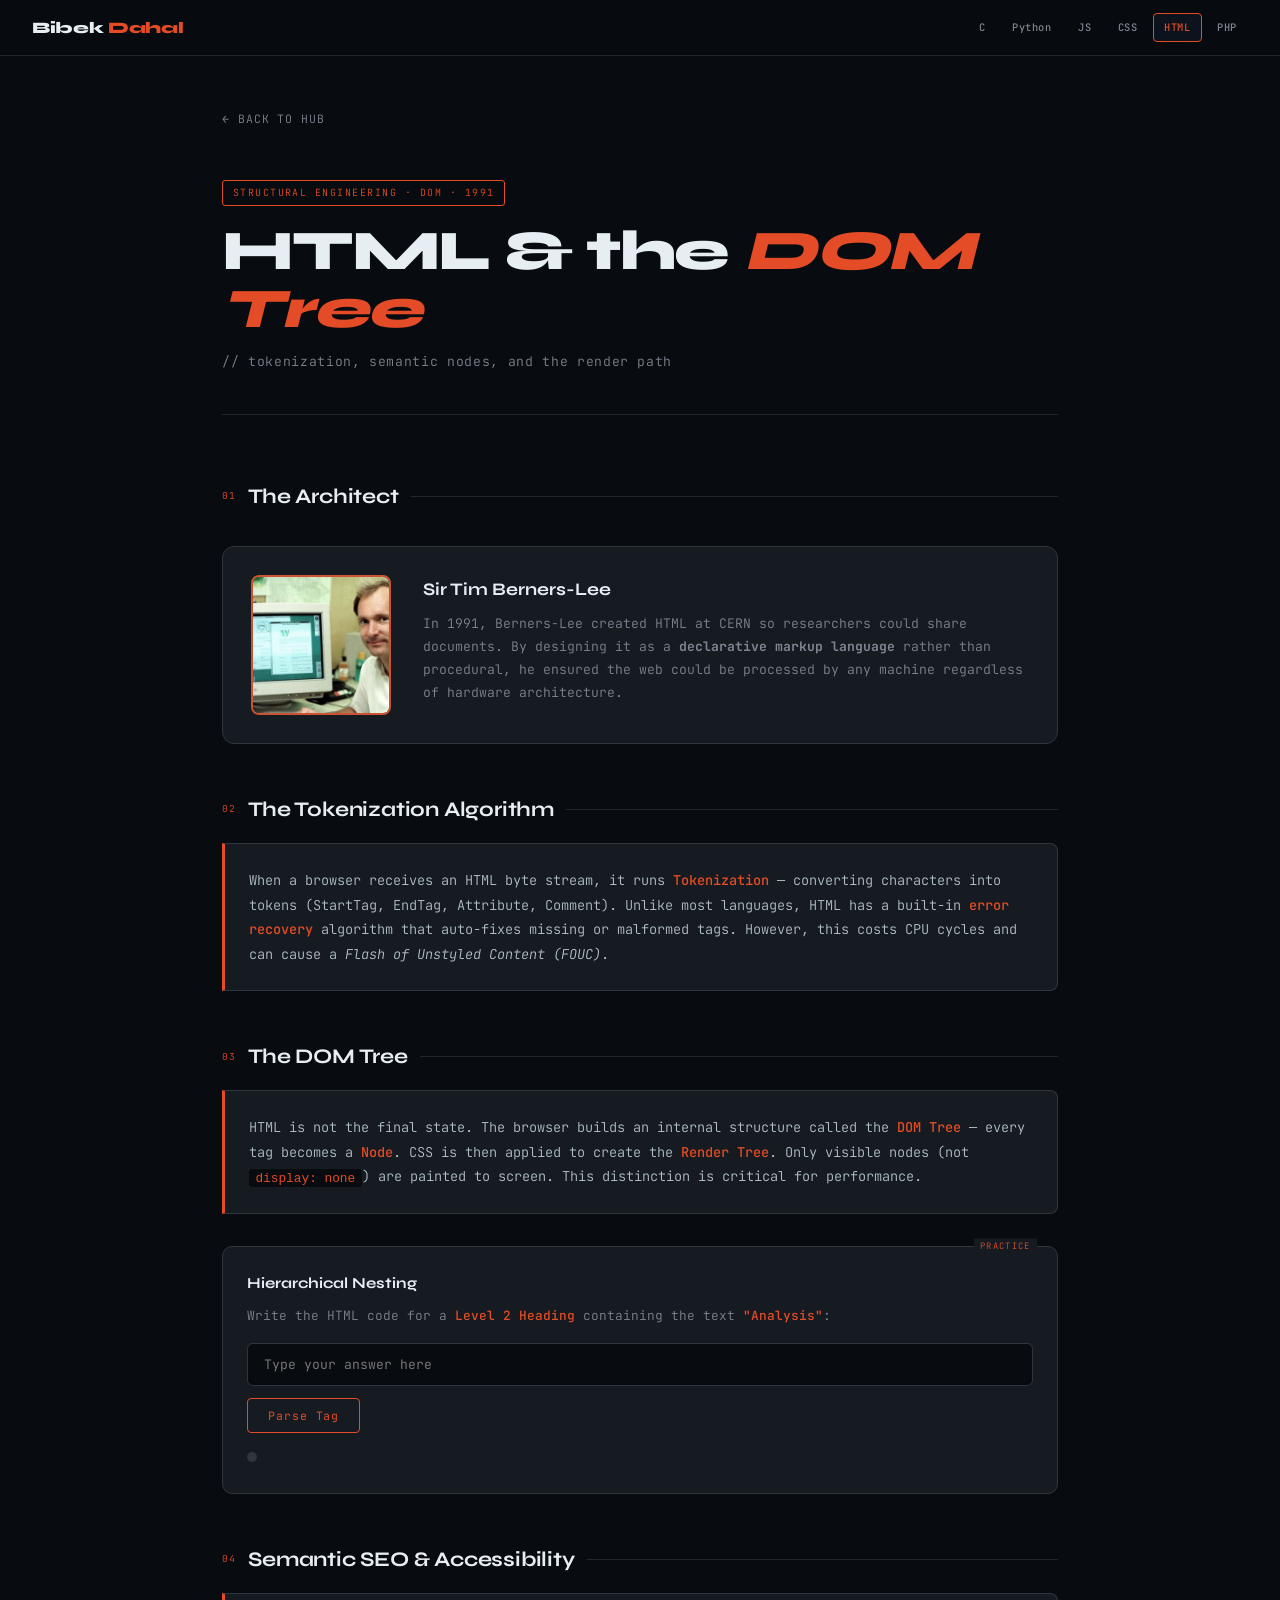
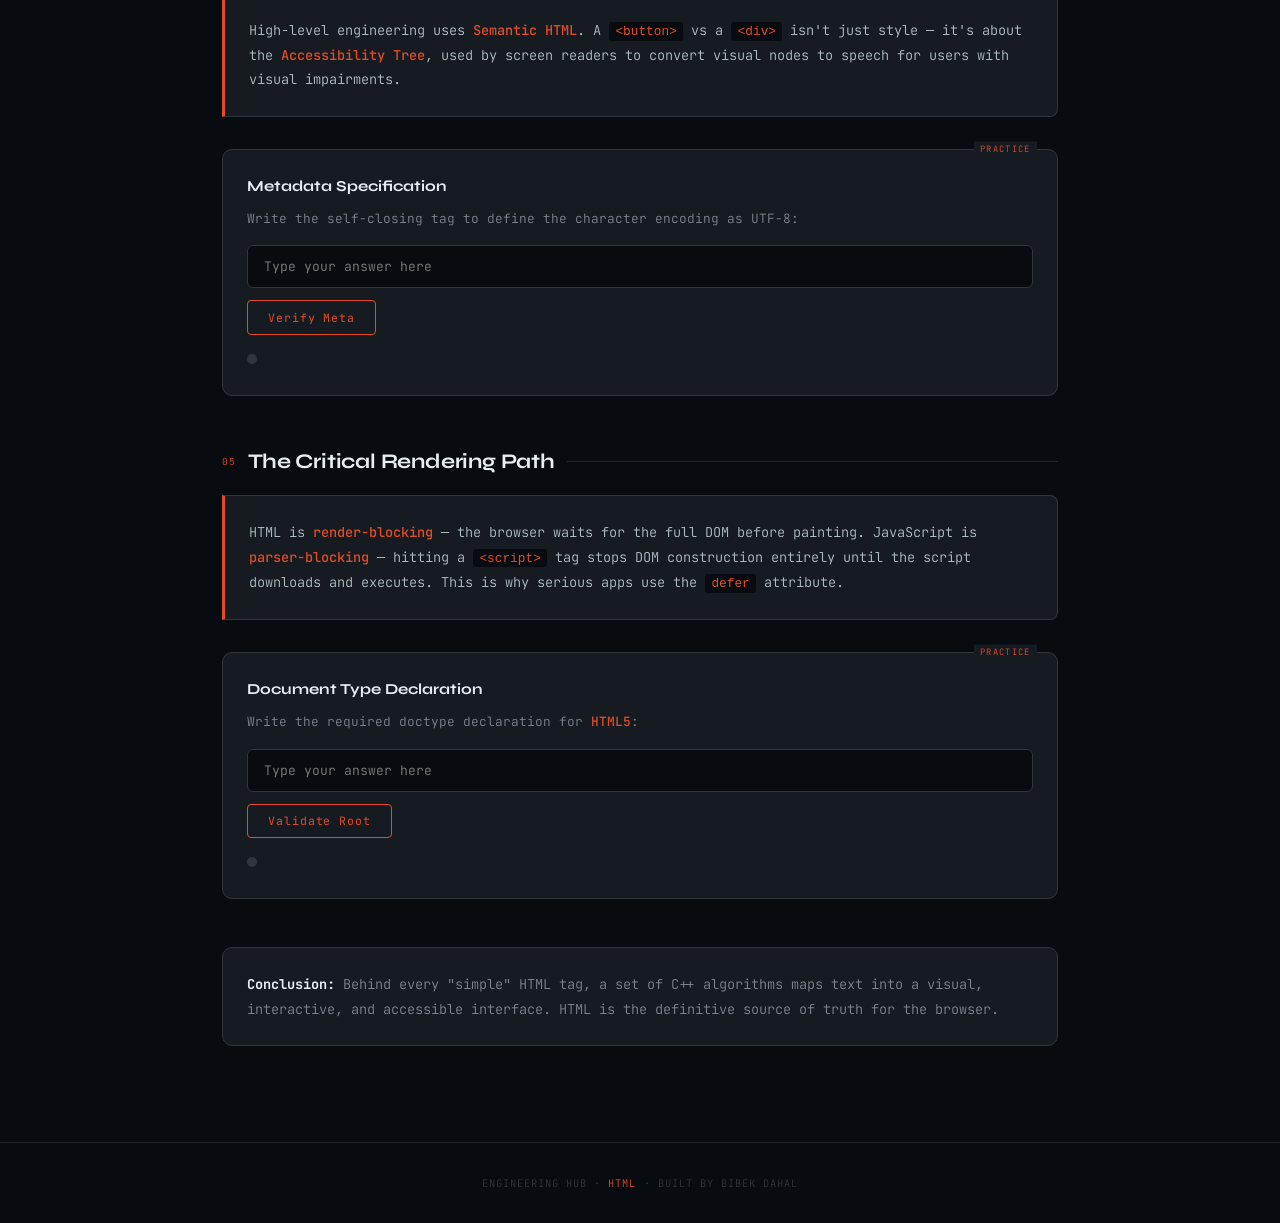
<file: Web.html>
<!DOCTYPE html>
<html lang="en">
<head>
  <meta charset="UTF-8"/>
  <meta name="viewport" content="width=device-width, initial-scale=1.0"/>
  <title>HTML — Engineering Hub</title>
  <link rel="stylesheet" href="shared.css"/>
  <style> :root { --lang-color: #e34c26; } </style>
  <script src="shared.js" defer></script>
</head>
<body>

<nav class="top-nav">
  <a href="home.html" class="nav-brand">Bibek <span>Dahal</span></a>
  <div class="nav-pills">
    <a href="C.html" class="nav-pill">C</a>
    <a href="Python.html" class="nav-pill">Python</a>
    <a href="JS.html" class="nav-pill">JS</a>
    <a href="CSS.html" class="nav-pill">CSS</a>
    <a href="Web.html" class="nav-pill active">HTML</a>
    <a href="Php.html" class="nav-pill">PHP</a>
  </div>
</nav>

<div class="page-wrap">
  <a href="home.html" class="back-link">← Back to Hub</a>

  <div class="page-hero">
    <span class="lang-badge">Structural Engineering · DOM · 1991</span>
    <h1>HTML & the <em>DOM Tree</em></h1>
    <p class="subtitle">// tokenization, semantic nodes, and the render path</p>
  </div>

  <div class="section-label">
    <span class="section-num">01</span>
    <span class="section-title">The Architect</span>
    <div class="section-line"></div>
  </div>

  <div class="founder-card">
    <img src="image6.jpg" alt="Tim Berners-Lee"/>
    <div class="founder-info">
      <h3>Sir Tim Berners-Lee</h3>
      <p>In 1991, Berners-Lee created HTML at CERN so researchers could share documents. By designing it as a <b>declarative markup language</b> rather than procedural, he ensured the web could be processed by any machine regardless of hardware architecture.</p>
    </div>
  </div>

  <div class="section-label">
    <span class="section-num">02</span>
    <span class="section-title">The Tokenization Algorithm</span>
    <div class="section-line"></div>
  </div>

  <div class="theory-box">
    <p>When a browser receives an HTML byte stream, it runs <b>Tokenization</b> — converting characters into tokens (StartTag, EndTag, Attribute, Comment). Unlike most languages, HTML has a built-in <b>error recovery</b> algorithm that auto-fixes missing or malformed tags. However, this costs CPU cycles and can cause a <i>Flash of Unstyled Content (FOUC)</i>.</p>
  </div>

  <div class="section-label">
    <span class="section-num">03</span>
    <span class="section-title">The DOM Tree</span>
    <div class="section-line"></div>
  </div>

  <div class="theory-box">
    <p>HTML is not the final state. The browser builds an internal structure called the <b>DOM Tree</b> — every tag becomes a <b>Node</b>. CSS is then applied to create the <b>Render Tree</b>. Only visible nodes (not <code>display: none</code>) are painted to screen. This distinction is critical for performance.</p>
  </div>

  <div class="practice-box">
    <h3>Hierarchical Nesting</h3>
    <p>Write the HTML code for a <b>Level 2 Heading</b> containing the text <b>"Analysis"</b>:</p>
    <input type="text" id="p1" placeholder="Type your answer here"/>
    <button class="check-btn" onclick="validate('p1','<h2>Analysis</h2>','m1','l1')">Parse Tag</button>
    <div class="result-row"><div id="l1" class="indicator"></div><div id="m1" class="result-text"></div></div>
  </div>

  <div class="section-label">
    <span class="section-num">04</span>
    <span class="section-title">Semantic SEO & Accessibility</span>
    <div class="section-line"></div>
  </div>

  <div class="theory-box">
    <p>High-level engineering uses <b>Semantic HTML</b>. A <code>&lt;button&gt;</code> vs a <code>&lt;div&gt;</code> isn't just style — it's about the <b>Accessibility Tree</b>, used by screen readers to convert visual nodes to speech for users with visual impairments.</p>
  </div>

  <div class="practice-box">
    <h3>Metadata Specification</h3>
    <p>Write the self-closing tag to define the character encoding as UTF-8:</p>
    <input type="text" id="p2" placeholder="Type your answer here"/>
    <button class="check-btn" onclick='validate("p2","<meta charset=\"UTF-8\">","m2","l2")'>Verify Meta</button>
    <div class="result-row"><div id="l2" class="indicator"></div><div id="m2" class="result-text"></div></div>
  </div>

  <div class="section-label">
    <span class="section-num">05</span>
    <span class="section-title">The Critical Rendering Path</span>
    <div class="section-line"></div>
  </div>

  <div class="theory-box">
    <p>HTML is <b>render-blocking</b> — the browser waits for the full DOM before painting. JavaScript is <b>parser-blocking</b> — hitting a <code>&lt;script&gt;</code> tag stops DOM construction entirely until the script downloads and executes. This is why serious apps use the <code>defer</code> attribute.</p>
  </div>

  <div class="practice-box">
    <h3>Document Type Declaration</h3>
    <p>Write the required doctype declaration for <b>HTML5</b>:</p>
    <input type="text" id="p3" placeholder="Type your answer here"/>
    <button class="check-btn" onclick="validate('p3','<!DOCTYPE html>','m3','l3')">Validate Root</button>
    <div class="result-row"><div id="l3" class="indicator"></div><div id="m3" class="result-text"></div></div>
  </div>

  <div class="conclusion">
    <strong>Conclusion:</strong> Behind every "simple" HTML tag, a set of C++ algorithms maps text into a visual, interactive, and accessible interface. HTML is the definitive source of truth for the browser.
  </div>
</div>

<footer class="page-footer">
  Engineering Hub · <span>HTML</span> · Built by Bibek Dahal
</footer>
</body>
</html>
</file>
<file: shared.css>
@import url('https://fonts.googleapis.com/css2?family=JetBrains+Mono:wght@300;400;500;700&family=Syne:wght@400;600;700;800&display=swap');

:root {
  --bg: #080b0f;
  --surface: #0d1117;
  --surface2: #161b22;
  --border: #21262d;
  --border2: #30363d;
  --text: #e6edf3;
  --muted: #7d8590;
  --accent: #58a6ff;
  --transition: cubic-bezier(0.23, 1, 0.32, 1);
}

*, *::before, *::after { box-sizing: border-box; margin: 0; padding: 0; }

html { scroll-behavior: smooth; }

body {
  background: var(--bg);
  color: var(--text);
  font-family: 'JetBrains Mono', monospace;
  font-weight: 300;
  line-height: 1.7;
  min-height: 100vh;
}

/* TOP NAV */
.top-nav {
  position: sticky;
  top: 0;
  z-index: 100;
  background: rgba(8, 11, 15, 0.92);
  backdrop-filter: blur(16px);
  border-bottom: 1px solid var(--border);
  display: flex;
  align-items: center;
  justify-content: space-between;
  padding: 0 2rem;
  height: 56px;
  gap: 1rem;
}

.nav-brand {
  font-family: 'Syne', sans-serif;
  font-weight: 800;
  font-size: 1rem;
  color: var(--text);
  text-decoration: none;
  letter-spacing: -0.02em;
  white-space: nowrap;
}

.nav-brand span { color: var(--lang-color, var(--accent)); }

.nav-pills {
  display: flex;
  gap: 0.25rem;
  flex-wrap: wrap;
}

.nav-pill {
  font-family: 'JetBrains Mono', monospace;
  font-size: 0.65rem;
  font-weight: 500;
  color: var(--muted);
  text-decoration: none;
  padding: 0.3rem 0.65rem;
  border: 1px solid transparent;
  border-radius: 4px;
  transition: all 0.2s var(--transition);
  letter-spacing: 0.05em;
}

.nav-pill:hover, .nav-pill.active {
  color: var(--lang-color, var(--accent));
  border-color: var(--lang-color, var(--accent));
  background: rgba(88, 166, 255, 0.06);
}

/* PAGE CONTAINER */
.page-wrap {
  max-width: 900px;
  margin: 0 auto;
  padding: 3rem 2rem 6rem;
}

/* BACK LINK */
.back-link {
  display: inline-flex;
  align-items: center;
  gap: 0.5rem;
  font-size: 0.72rem;
  color: var(--muted);
  text-decoration: none;
  letter-spacing: 0.08em;
  text-transform: uppercase;
  margin-bottom: 3rem;
  transition: color 0.2s;
}
.back-link:hover { color: var(--lang-color, var(--accent)); }

/* PAGE HERO */
.page-hero {
  margin-bottom: 4rem;
  padding-bottom: 2.5rem;
  border-bottom: 1px solid var(--border);
}

.lang-badge {
  display: inline-block;
  font-size: 0.62rem;
  letter-spacing: 0.15em;
  text-transform: uppercase;
  color: var(--lang-color, var(--accent));
  border: 1px solid var(--lang-color, var(--accent));
  padding: 0.2rem 0.6rem;
  border-radius: 3px;
  margin-bottom: 1rem;
}

.page-hero h1 {
  font-family: 'Syne', sans-serif;
  font-weight: 800;
  font-size: clamp(2.2rem, 5vw, 3.5rem);
  letter-spacing: -0.03em;
  line-height: 1.05;
  color: var(--text);
  margin-bottom: 0.75rem;
}

.page-hero h1 em {
  font-style: italic;
  color: var(--lang-color, var(--accent));
}

.page-hero .subtitle {
  font-size: 0.82rem;
  color: var(--muted);
  letter-spacing: 0.05em;
}

/* FOUNDER CARD */
.founder-card {
  display: flex;
  gap: 2rem;
  align-items: flex-start;
  background: var(--surface2);
  border: 1px solid var(--border2);
  border-radius: 12px;
  padding: 1.75rem;
  margin: 2rem 0;
}

.founder-card img {
  width: 140px;
  height: 140px;
  object-fit: cover;
  border-radius: 8px;
  border: 2px solid var(--lang-color, var(--accent));
  flex-shrink: 0;
  filter: grayscale(20%);
}

.founder-card .founder-info h3 {
  font-family: 'Syne', sans-serif;
  font-weight: 700;
  font-size: 1.1rem;
  color: var(--text);
  margin-bottom: 0.5rem;
}

.founder-card .founder-info p {
  font-size: 0.82rem;
  color: var(--muted);
  line-height: 1.75;
}

/* SECTION TITLES */
.section-label {
  display: flex;
  align-items: center;
  gap: 0.75rem;
  margin: 3rem 0 1rem;
}

.section-num {
  font-size: 0.6rem;
  letter-spacing: 0.12em;
  color: var(--lang-color, var(--accent));
  text-transform: uppercase;
}

.section-title {
  font-family: 'Syne', sans-serif;
  font-weight: 700;
  font-size: 1.3rem;
  color: var(--text);
  letter-spacing: -0.01em;
}

.section-line {
  flex: 1;
  height: 1px;
  background: var(--border);
}

/* THEORY BOX */
.theory-box {
  background: var(--surface2);
  border: 1px solid var(--border2);
  border-left: 3px solid var(--lang-color, var(--accent));
  border-radius: 0 8px 8px 0;
  padding: 1.5rem;
  margin: 1rem 0;
  font-size: 0.85rem;
  color: #b0bec5;
  line-height: 1.8;
}

.theory-box b { color: var(--lang-color, var(--accent)); font-weight: 500; }
.theory-box ol, .theory-box ul { padding-left: 1.25rem; margin-top: 0.75rem; }
.theory-box li { margin-bottom: 0.4rem; }
.theory-box code {
  background: var(--bg);
  color: var(--lang-color, var(--accent));
  padding: 0.1rem 0.4rem;
  border-radius: 3px;
  font-size: 0.8rem;
}

/* CODE BLOCK */
pre {
  background: #000;
  border: 1px solid var(--border2);
  border-radius: 8px;
  padding: 1.25rem 1.5rem;
  font-family: 'JetBrains Mono', monospace;
  font-size: 0.8rem;
  color: var(--lang-color, #39ff14);
  overflow-x: auto;
  margin: 1rem 0;
  line-height: 1.6;
}

/* PRACTICE BOX */
.practice-box {
  background: var(--surface2);
  border: 1px solid var(--border2);
  border-radius: 10px;
  padding: 1.5rem;
  margin: 2rem 0;
  position: relative;
}

.practice-box::before {
  content: 'PRACTICE';
  position: absolute;
  top: -1px; right: 1.25rem;
  font-size: 0.55rem;
  letter-spacing: 0.15em;
  color: var(--lang-color, var(--accent));
  background: var(--surface2);
  padding: 0 0.4rem;
  transform: translateY(-50%);
}

.practice-box h3 {
  font-family: 'Syne', sans-serif;
  font-size: 0.95rem;
  font-weight: 700;
  color: var(--text);
  margin-bottom: 0.5rem;
}

.practice-box p {
  font-size: 0.8rem;
  color: var(--muted);
  margin-bottom: 1rem;
}

.practice-box p b { color: var(--lang-color, var(--accent)); font-weight: 500; }

input[type="text"] {
  width: 100%;
  background: var(--bg);
  border: 1px solid var(--border2);
  border-radius: 6px;
  color: var(--text);
  font-family: 'JetBrains Mono', monospace;
  font-size: 0.82rem;
  padding: 0.75rem 1rem;
  outline: none;
  transition: border-color 0.2s;
  margin-bottom: 0.75rem;
}

input[type="text"]:focus { border-color: var(--lang-color, var(--accent)); }

.check-btn {
  background: transparent;
  border: 1px solid var(--lang-color, var(--accent));
  color: var(--lang-color, var(--accent));
  font-family: 'JetBrains Mono', monospace;
  font-size: 0.72rem;
  letter-spacing: 0.08em;
  padding: 0.55rem 1.25rem;
  border-radius: 4px;
  cursor: pointer;
  transition: all 0.2s var(--transition);
}

.check-btn:hover {
  background: var(--lang-color, var(--accent));
  color: #000;
}

.result-row {
  display: flex;
  align-items: center;
  gap: 0.75rem;
  margin-top: 0.75rem;
  min-height: 1.5rem;
}

.indicator {
  width: 10px; height: 10px;
  border-radius: 50%;
  background: var(--border2);
  flex-shrink: 0;
  transition: all 0.3s;
}

@keyframes pulse {
  0%, 100% { opacity: 1; box-shadow: 0 0 4px currentColor; }
  50% { opacity: 0.5; box-shadow: 0 0 12px currentColor; }
}

.indicator.ok { background: #39ff14; color: #39ff14; animation: pulse 0.8s infinite; }
.indicator.fail { background: #ff4444; color: #ff4444; animation: pulse 0.8s infinite; }

.result-text { font-size: 0.75rem; }
.result-text.ok { color: #39ff14; }
.result-text.fail { color: #ff4444; }

/* CONCLUSION */
.conclusion {
  background: var(--surface2);
  border: 1px solid var(--border2);
  border-radius: 10px;
  padding: 1.5rem;
  margin-top: 3rem;
  font-size: 0.85rem;
  color: var(--muted);
  line-height: 1.8;
}
.conclusion strong { color: var(--text); }

/* FOOTER */
.page-footer {
  text-align: center;
  padding: 2rem;
  font-size: 0.65rem;
  letter-spacing: 0.1em;
  color: #30363d;
  border-top: 1px solid var(--border);
  text-transform: uppercase;
}
.page-footer span { color: var(--lang-color, var(--accent)); }

/* RESPONSIVE */
@media (max-width: 600px) {
  .founder-card { flex-direction: column; }
  .founder-card img { width: 100%; height: 180px; }
  .top-nav { padding: 0 1rem; }
  .page-wrap { padding: 2rem 1rem 4rem; }
  .nav-pills { display: none; }
}
</file>
